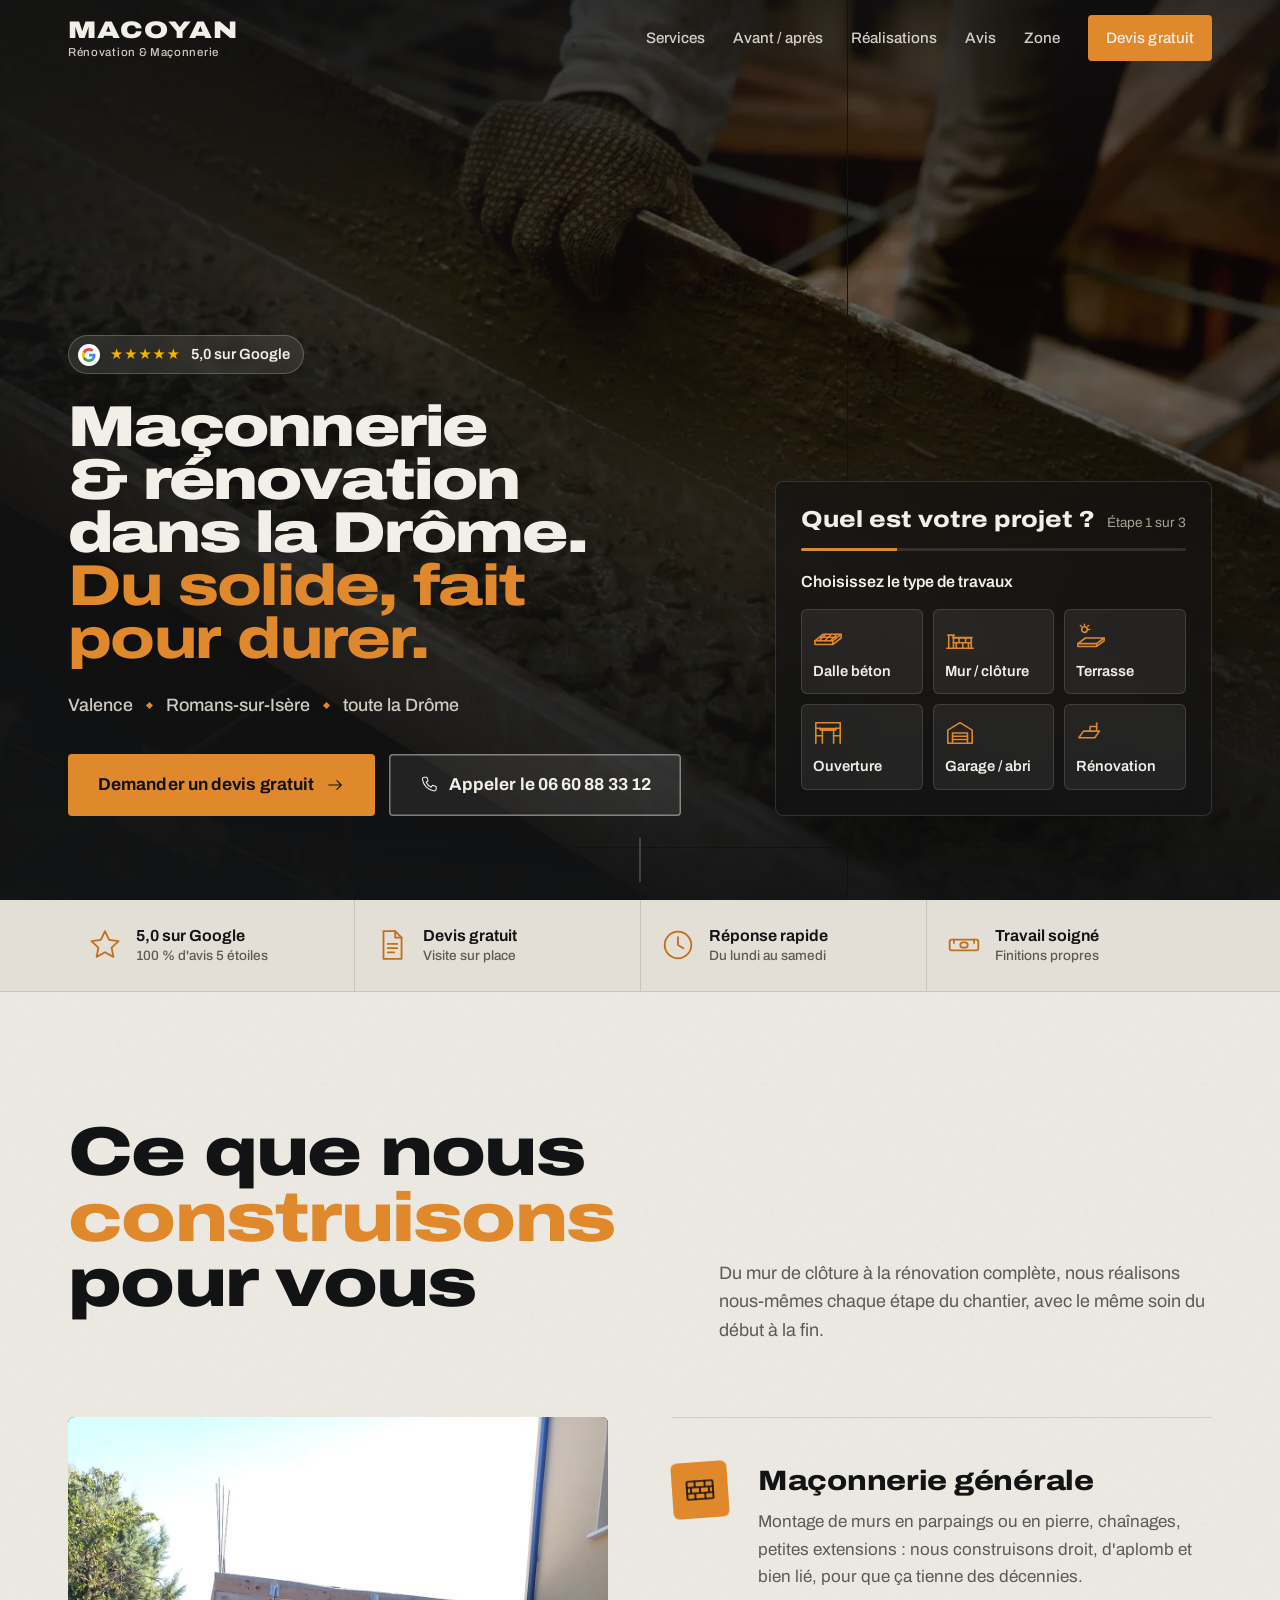
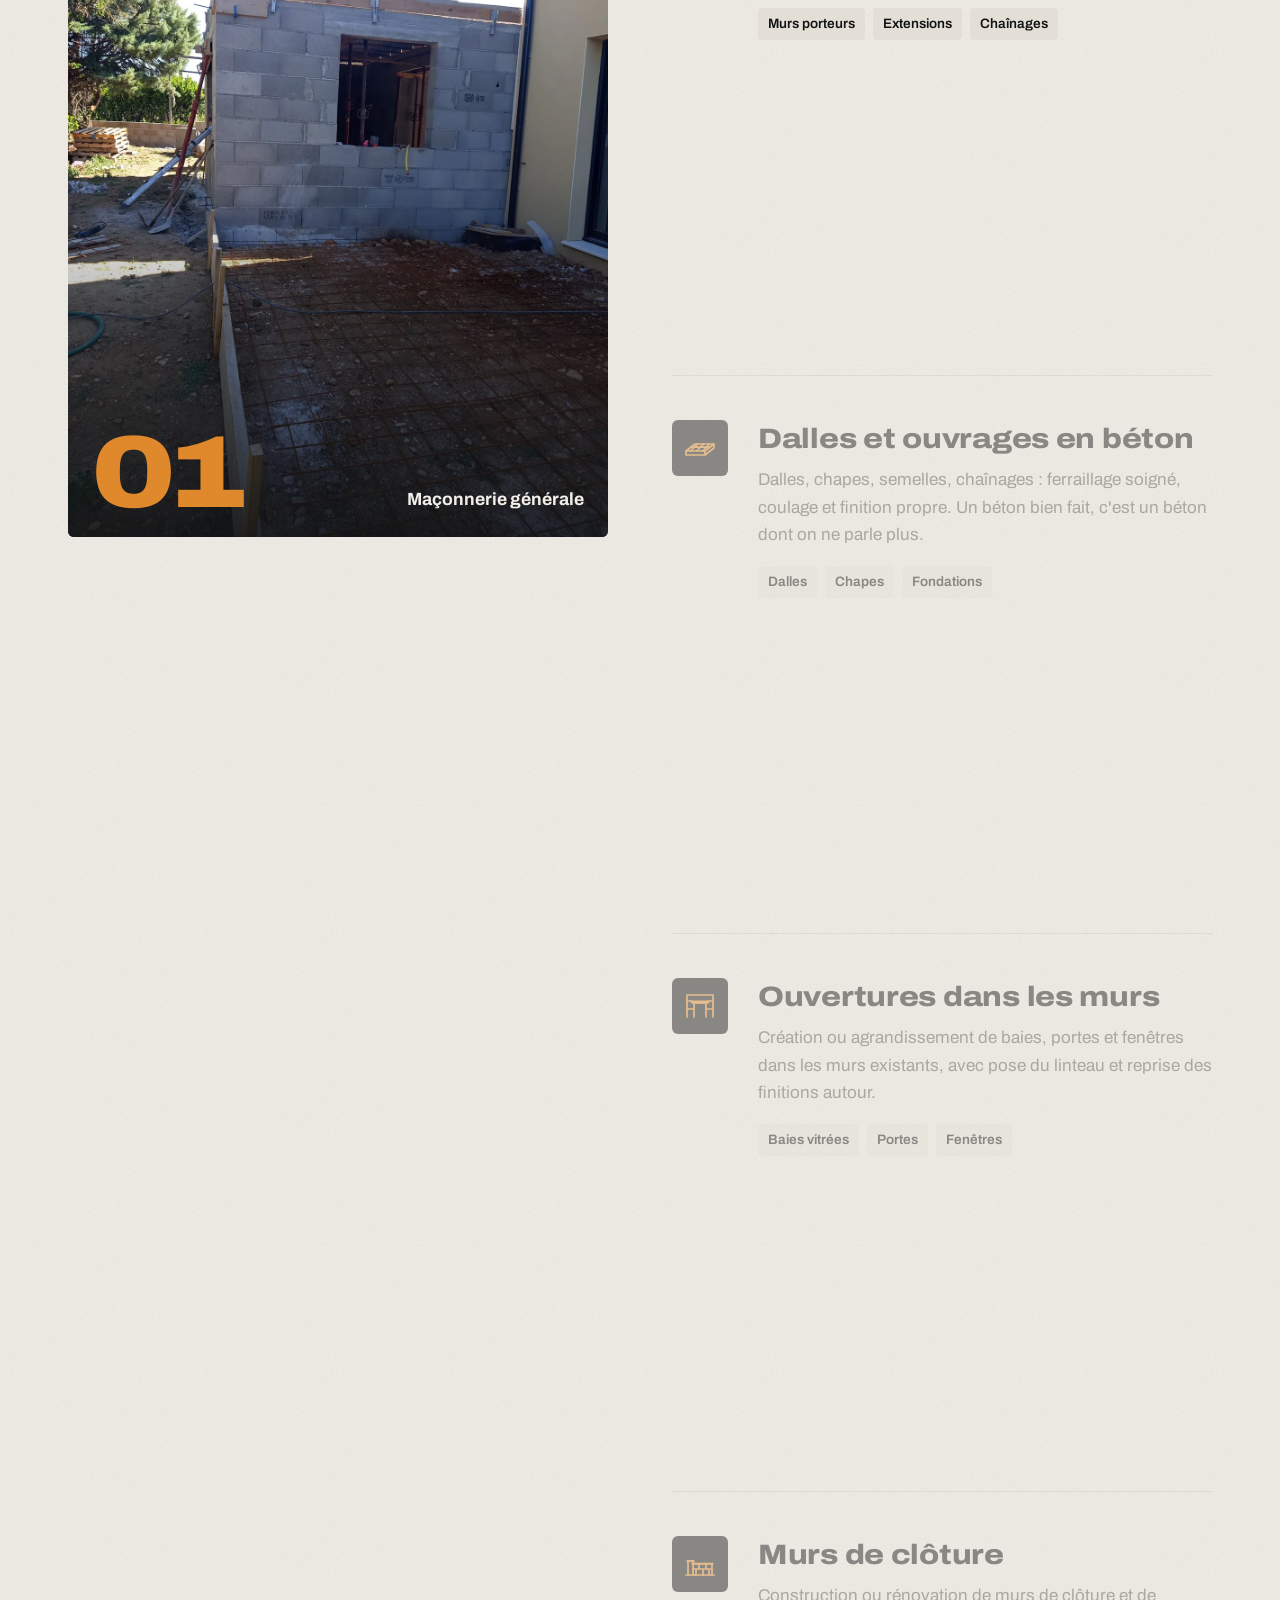
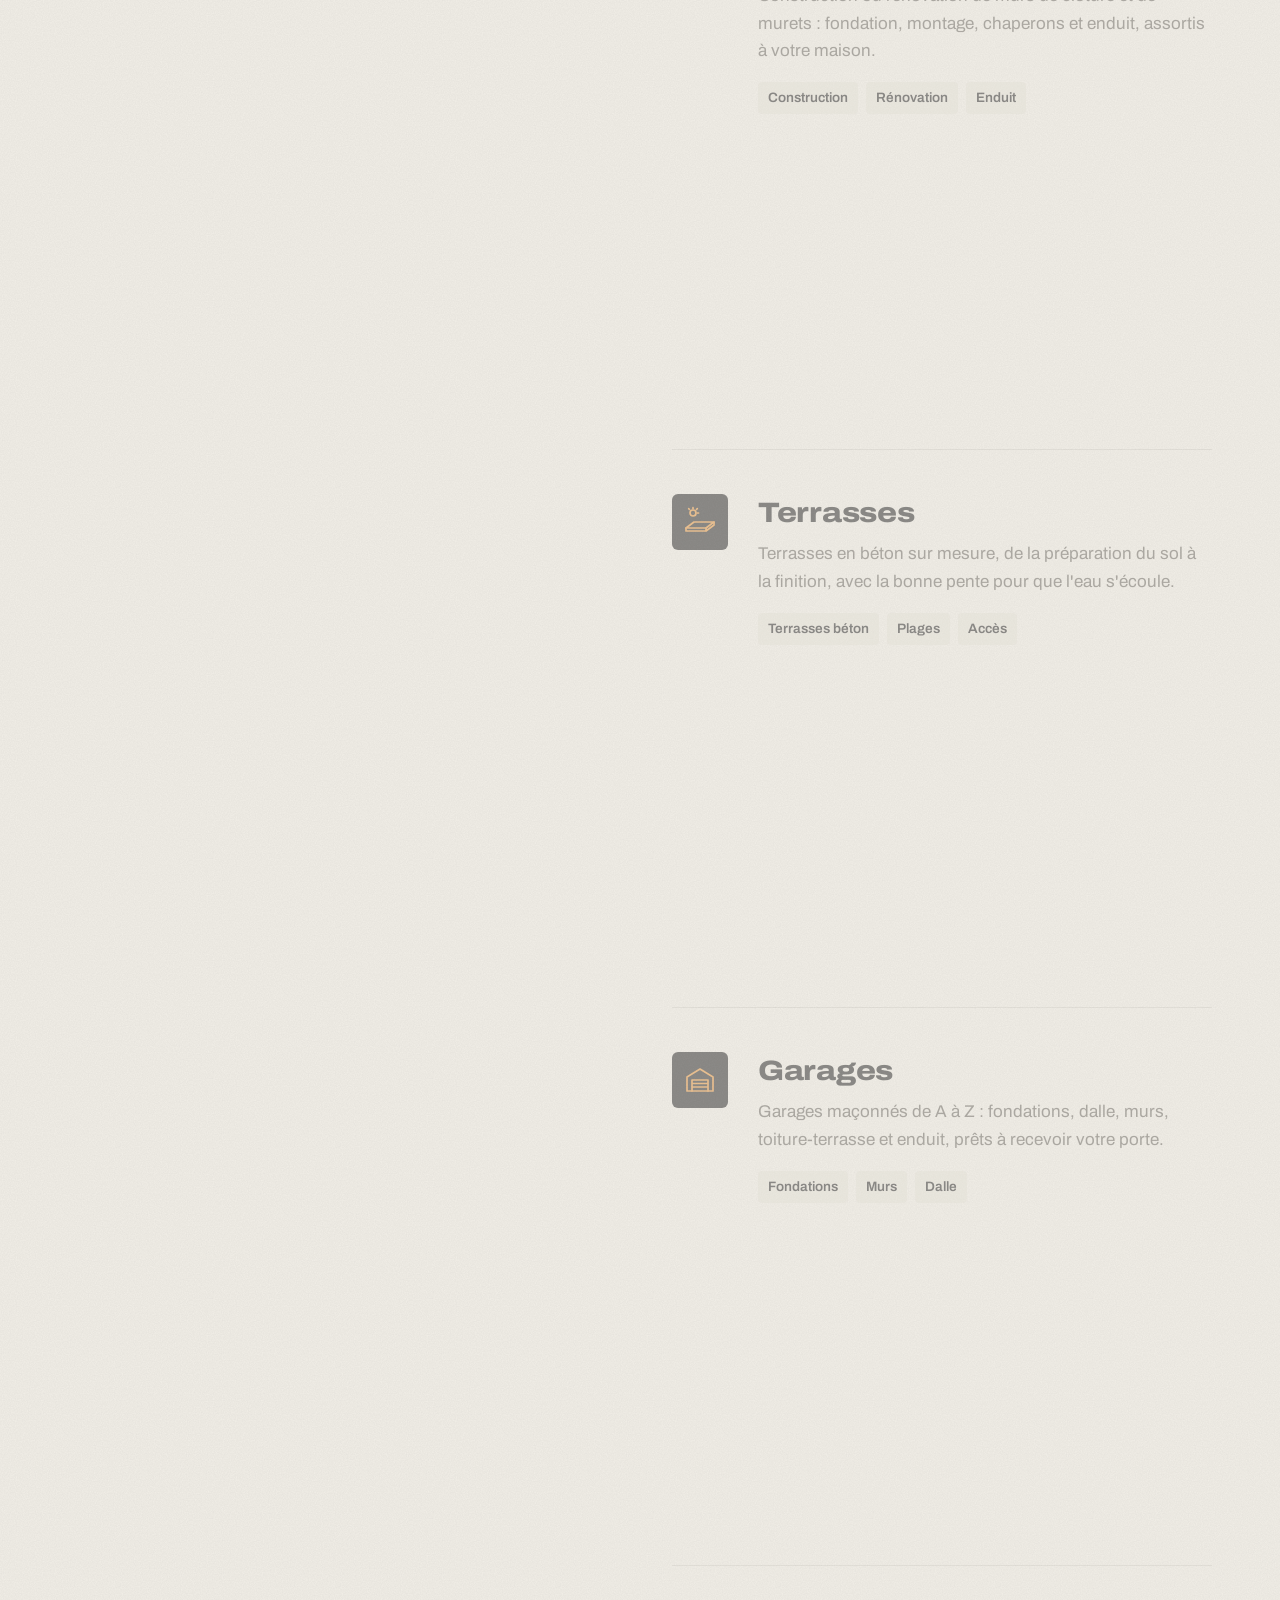
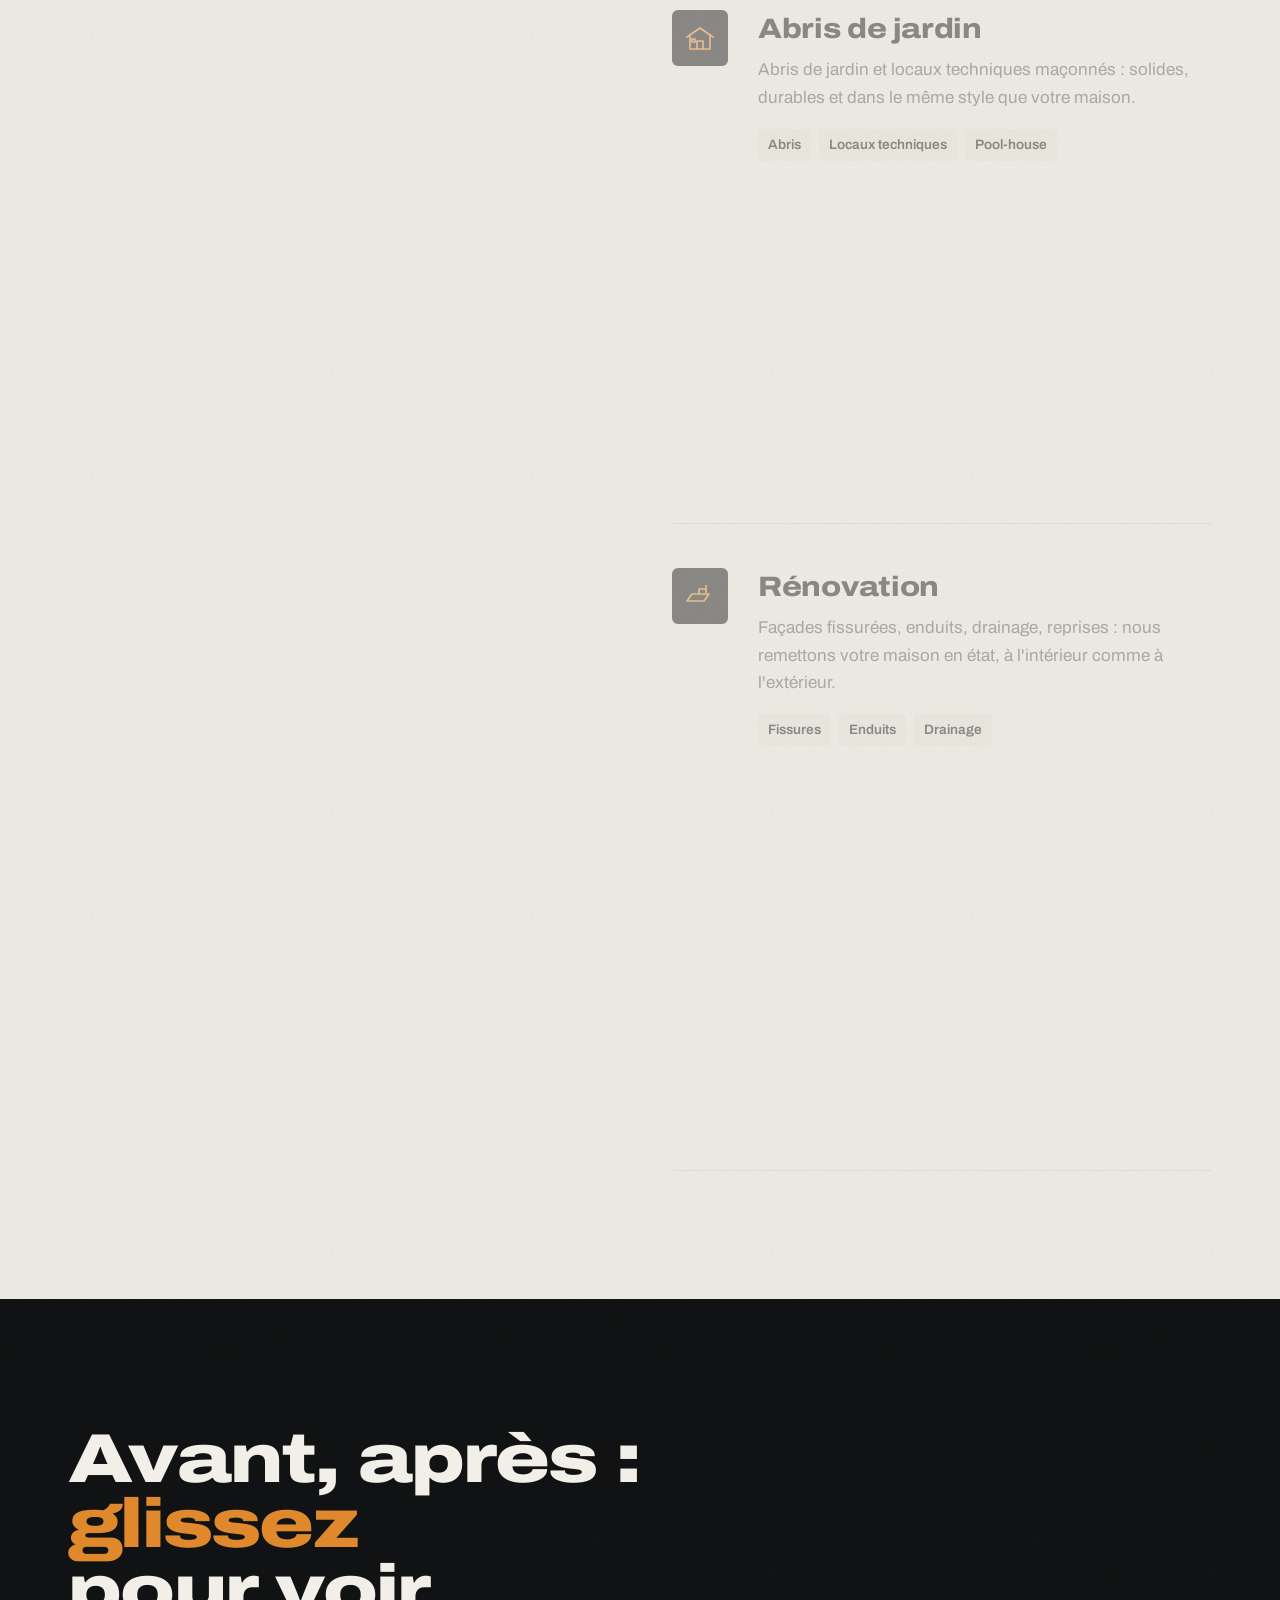
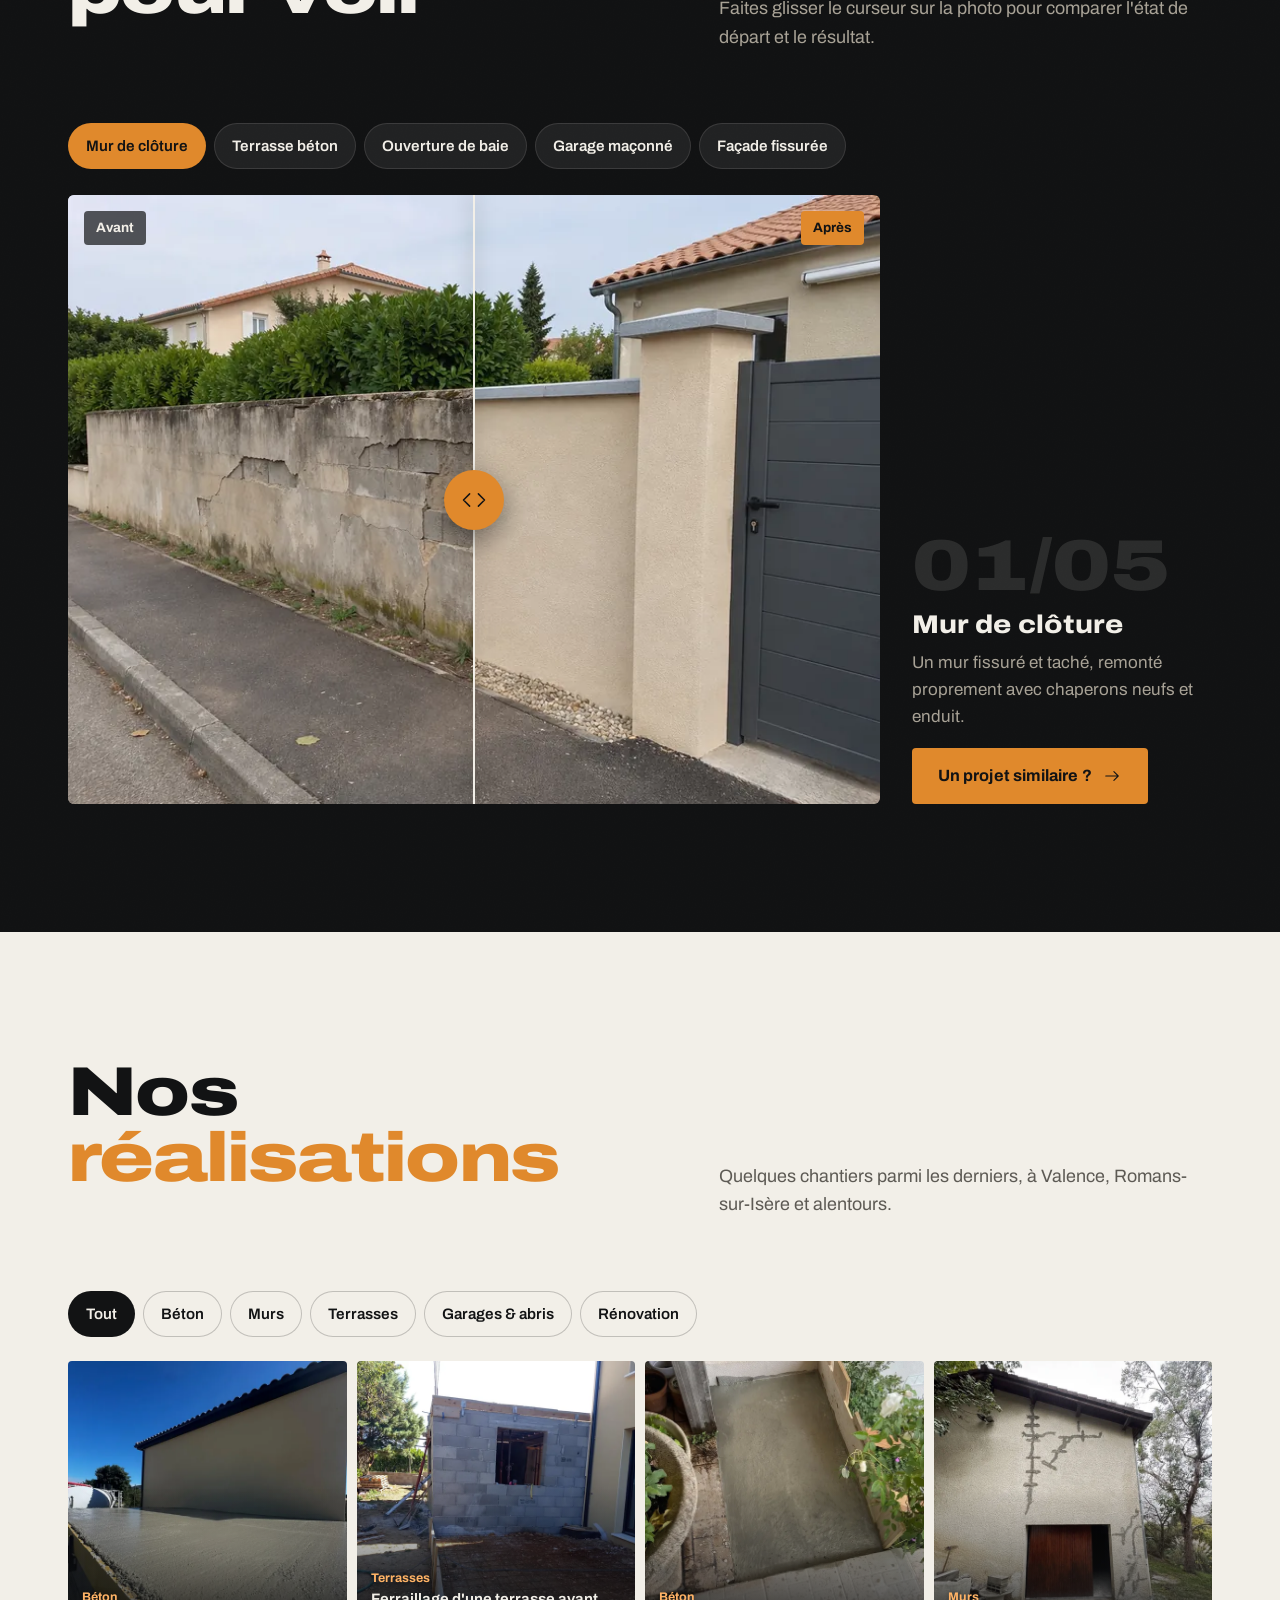
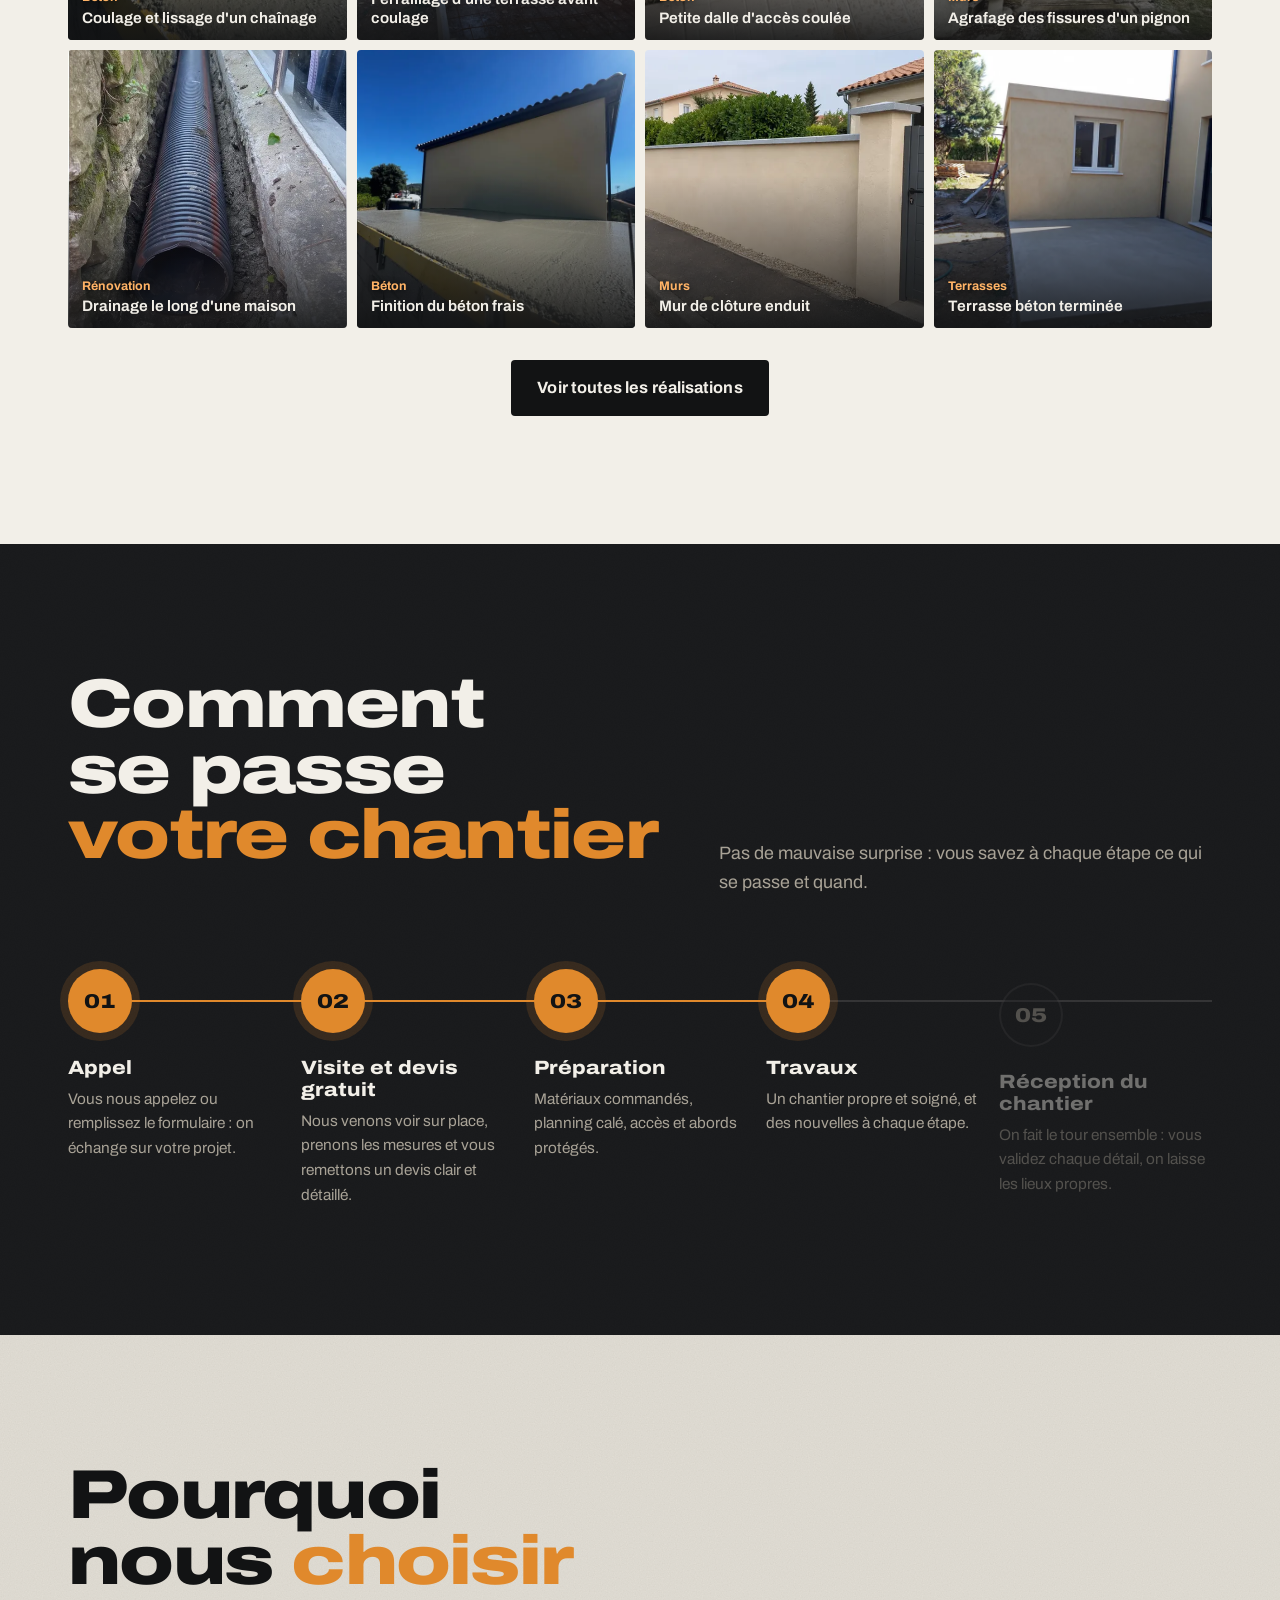
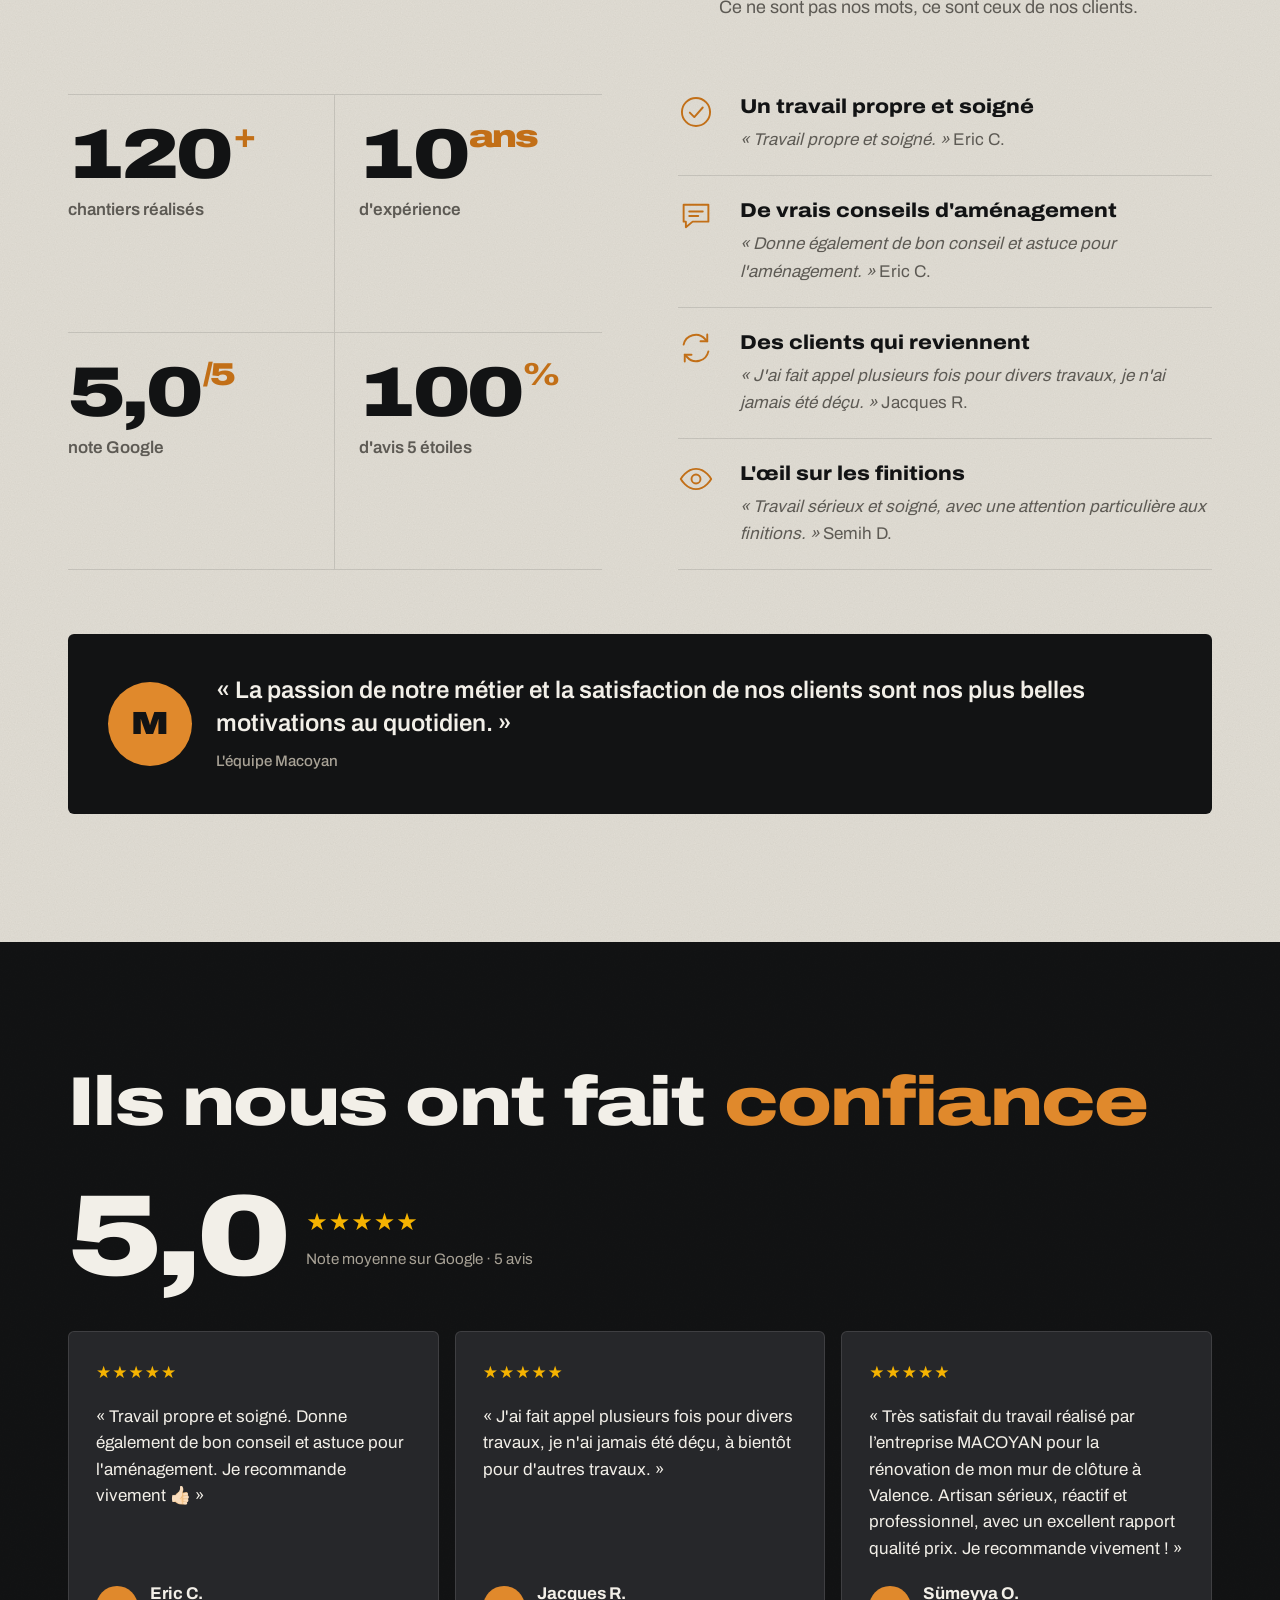
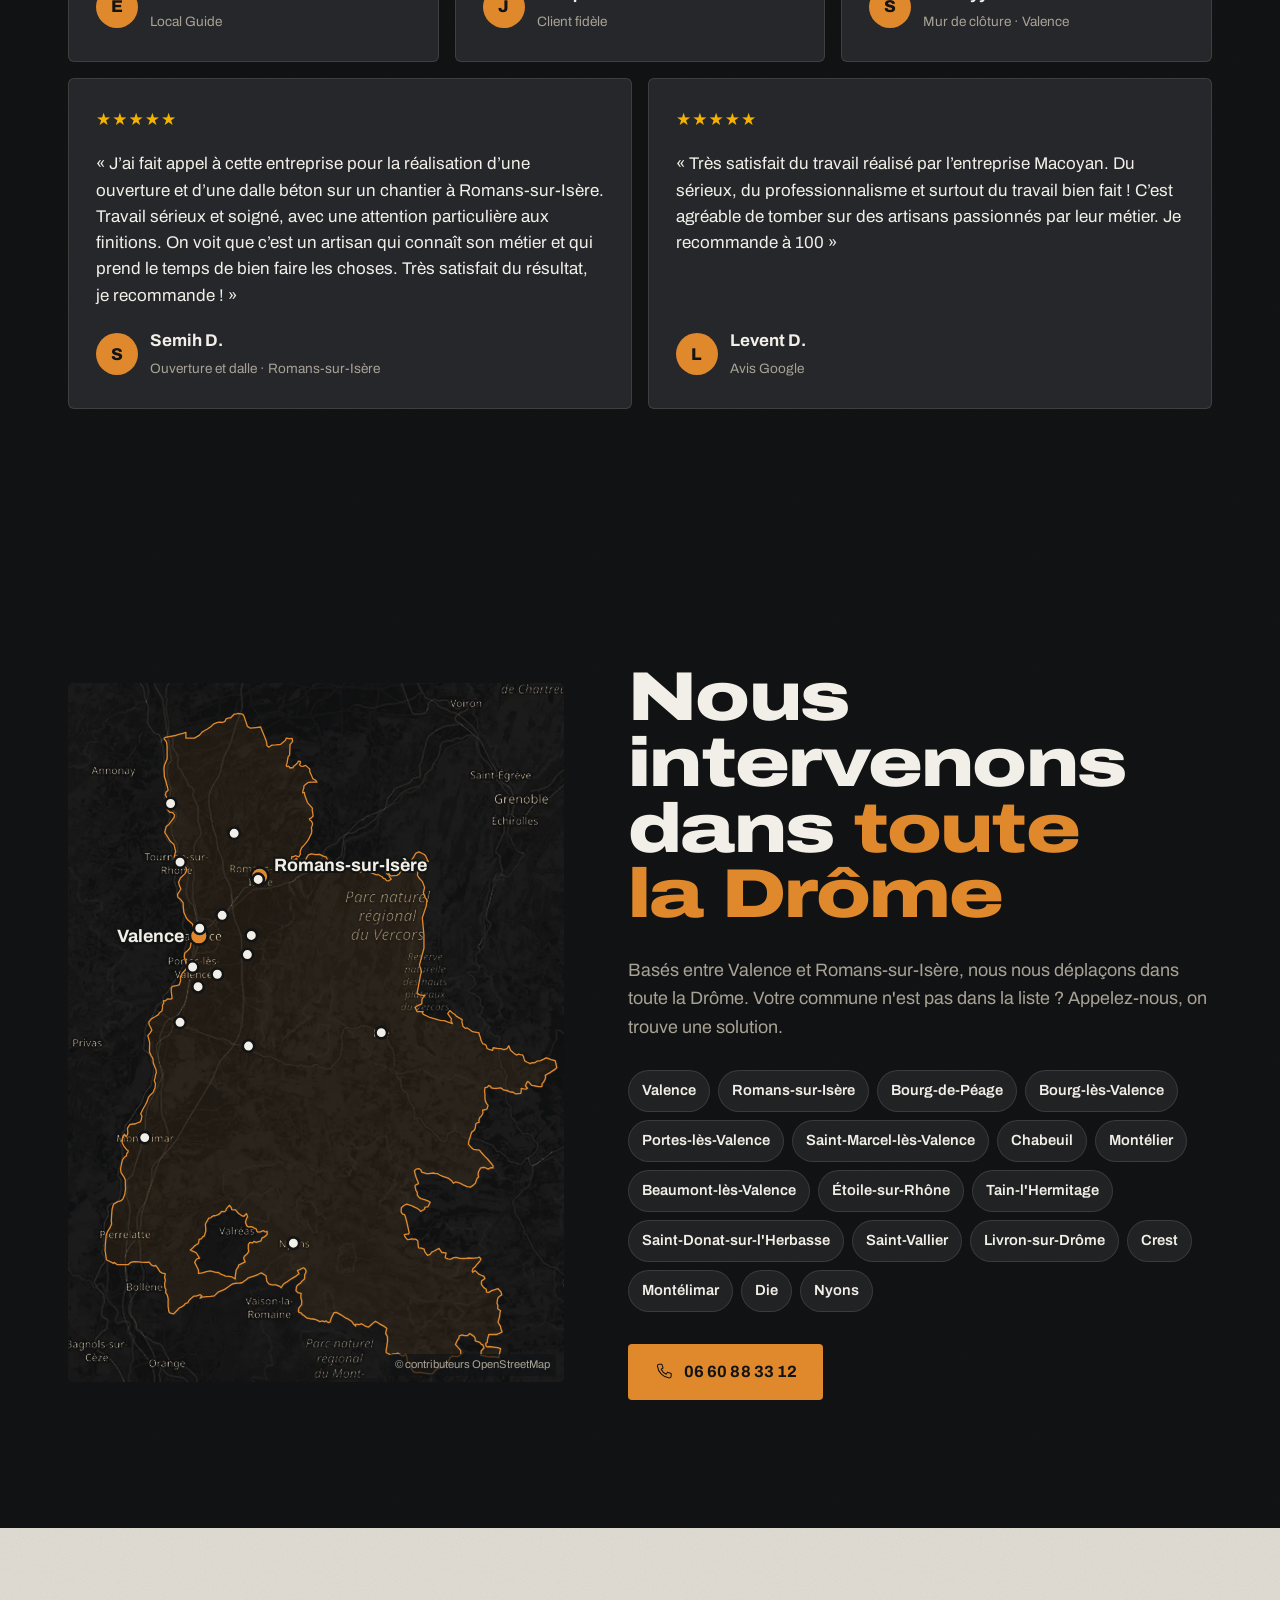
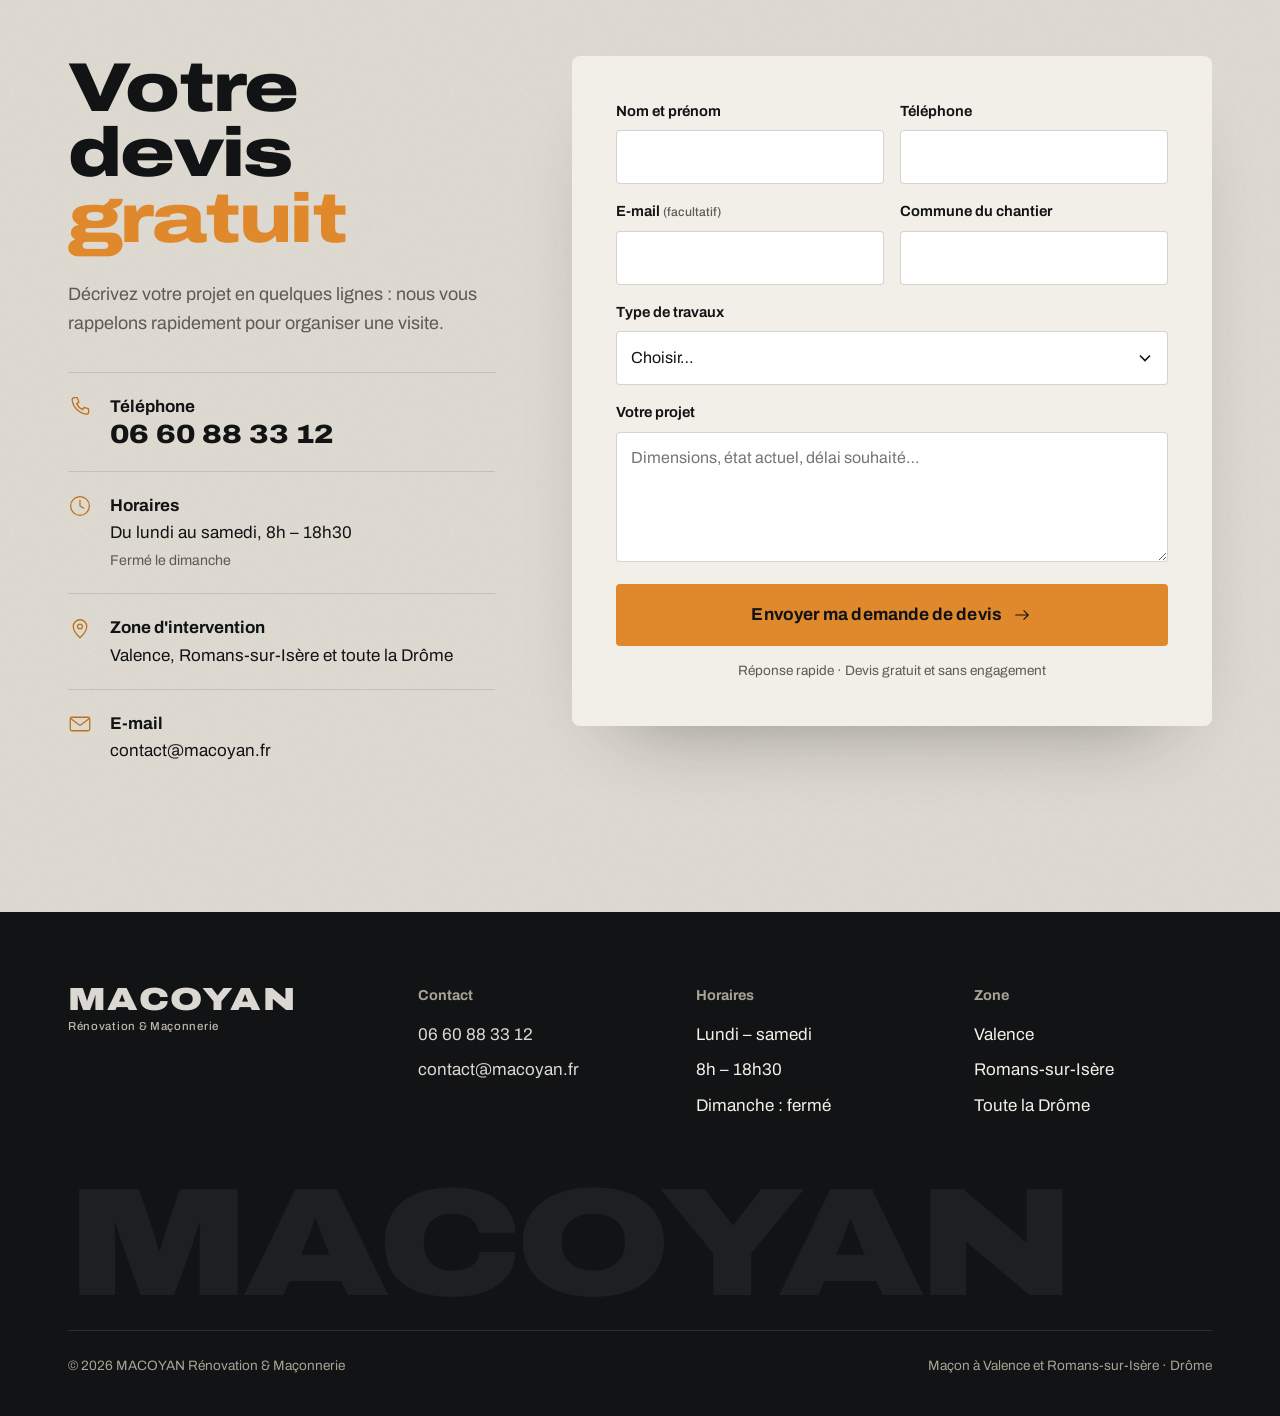
<file: index.html>
<!doctype html>
<html lang="fr">
<head>
<meta charset="utf-8">
<meta name="viewport" content="width=device-width, initial-scale=1, viewport-fit=cover">
<script>document.documentElement.style.setProperty("--vh",innerHeight/100+"px")</script>
<title>MACOYAN Rénovation &amp; Maçonnerie · Maçon à Valence et Romans-sur-Isère (Drôme)</title>
<meta name="description" content="Maçon à Valence, Romans-sur-Isère et dans toute la Drôme : dalles béton, murs de clôture, ouvertures, terrasses, garages, abris de jardin et rénovation. Noté 5,0 sur Google. Devis gratuit au 06 60 88 33 12.">
<meta name="robots" content="noindex, nofollow">
<meta name="theme-color" content="#121314">
<link rel="icon" href="favicon.svg" type="image/svg+xml">
<link rel="apple-touch-icon" href="apple-touch-icon.png">
<meta property="og:type" content="website">
<meta property="og:locale" content="fr_FR">
<meta property="og:title" content="MACOYAN Rénovation &amp; Maçonnerie · Maçon dans la Drôme">
<meta property="og:description" content="Maçonnerie, béton et rénovation à Valence, Romans-sur-Isère et dans toute la Drôme. 5,0 sur Google. Devis gratuit.">
<meta property="og:image" content="https://rovia-demos.github.io/macoyan-renovation/og-image.jpg">
<meta property="og:url" content="https://rovia-demos.github.io/macoyan-renovation/">
<meta name="twitter:card" content="summary_large_image">
<link rel="preload" href="fonts/archivo-wdth.woff2" as="font" type="font/woff2" crossorigin>
<link rel="preload" href="img/hero-poster-m.webp" as="image" media="(max-width: 760px)">
<link rel="preload" href="img/hero-poster-1920.webp" as="image" media="(min-width: 761px)" imagesrcset="img/hero-poster-960.webp 960w, img/hero-poster-1920.webp 1920w" imagesizes="100vw">
<link rel="stylesheet" href="css/style.css?v=11271106">
<script type="application/ld+json">{"@context": "https://schema.org", "@type": "HomeAndConstructionBusiness", "name": "MACOYAN Rénovation & Maçonnerie", "description": "Maçon à Valence et Romans-sur-Isère : maçonnerie générale, dalles béton, ouvertures, murs de clôture, terrasses, garages, abris de jardin et rénovation dans toute la Drôme.", "telephone": "+33660883312", "image": "https://rovia-demos.github.io/macoyan-renovation/og-image.jpg", "url": "https://rovia-demos.github.io/macoyan-renovation/", "areaServed": [{"@type": "City", "name": "Valence"}, {"@type": "City", "name": "Romans-sur-Isère"}, {"@type": "City", "name": "Bourg-de-Péage"}, {"@type": "City", "name": "Bourg-lès-Valence"}, {"@type": "City", "name": "Chabeuil"}, {"@type": "AdministrativeArea", "name": "Drôme"}], "openingHoursSpecification": [{"@type": "OpeningHoursSpecification", "dayOfWeek": ["Monday", "Tuesday", "Wednesday", "Thursday", "Friday", "Saturday"], "opens": "08:00", "closes": "18:30"}], "aggregateRating": {"@type": "AggregateRating", "ratingValue": "5", "reviewCount": "5", "bestRating": "5"}, "priceRange": "Devis gratuit"}</script>
</head>
<body>
<a class="skip" href="#contenu">Aller au contenu</a>
<header class="site-header" id="header">
 <div class="wrap">
  <a class="logo" href="#top" aria-label="MACOYAN, retour en haut"><b translate="no">MACOYAN</b><span>Rénovation &amp; Maçonnerie</span></a>
  <button class="burger" id="burger" aria-label="Ouvrir le menu" aria-expanded="false" aria-controls="nav"><span></span><span></span><span></span></button>
  <nav class="nav" id="nav" aria-label="Navigation principale">
   <a href="#services">Services</a>
   <a href="#avant-apres">Avant / après</a>
   <a href="#realisations">Réalisations</a>
   <a href="#avis">Avis</a>
   <a href="#zone">Zone</a>
   <a class="btn" href="#devis">Devis gratuit</a>
  </nav>
 </div>
</header>

<main id="contenu">
<section class="hero" id="top" aria-label="Présentation">
 <div class="hero-media">
  <picture><source media="(max-width: 760px)" srcset="img/hero-poster-m.webp"><img width="1920" height="1080" src="img/hero-poster-1920.webp" srcset="img/hero-poster-960.webp 960w, img/hero-poster-1920.webp 1920w" sizes="100vw" alt="" fetchpriority="high"></picture>
  <video id="heroVideo" muted loop playsinline preload="none" aria-hidden="true" data-src-sm="video/hero-mobile.mp4" data-src-lg="video/hero-1080.mp4"></video>
 </div>
 <div class="wrap">
  <div class="hero-top">
   <a class="badge-g fade-up" style="animation-delay:.05s" href="#avis"><span class="g"><svg viewBox="0 0 48 48" aria-hidden="true"><path fill="#EA4335" d="M24 9.5c3.5 0 6.6 1.2 9.1 3.6l6.8-6.8C35.8 2.4 30.3 0 24 0 14.6 0 6.6 5.4 2.6 13.3l7.9 6.1C12.4 13.6 17.7 9.5 24 9.5z"/><path fill="#4285F4" d="M46.1 24.5c0-1.6-.1-3.1-.4-4.5H24v9h12.4c-.5 2.9-2.2 5.4-4.6 7l7.4 5.8c4.3-4 6.9-9.9 6.9-17.3z"/><path fill="#FBBC05" d="M10.5 28.6a14.5 14.5 0 0 1 0-9.2l-7.9-6.1a24 24 0 0 0 0 21.4z"/><path fill="#34A853" d="M24 48c6.5 0 11.9-2.1 15.9-5.8l-7.4-5.8c-2.1 1.4-4.8 2.3-8.5 2.3-6.3 0-11.6-4.2-13.5-9.9l-7.9 6.1C6.6 42.6 14.6 48 24 48z"/></svg></span><span class="stars" aria-hidden="true">★★★★★</span><span>5,0 sur Google</span></a>
   <h1><span class="word"><span style="animation-delay:0.10s">Maçonnerie</span></span> <span class="word"><span style="animation-delay:0.15s">&amp;</span></span> <span class="word"><span style="animation-delay:0.19s">rénovation</span></span> <span class="word"><span style="animation-delay:0.24s">dans</span></span> <span class="word"><span style="animation-delay:0.28s">la</span></span> <span class="word"><span style="animation-delay:0.32s">Drôme.</span></span> <span class="l2"><span class="word"><span style="animation-delay:0.37s">Du</span></span> <span class="word"><span style="animation-delay:0.42s">solide,</span></span> <span class="word"><span style="animation-delay:0.46s">fait</span></span> <span class="word"><span style="animation-delay:0.51s">pour</span></span> <span class="word"><span style="animation-delay:0.55s">durer.</span></span></span></h1>
   <p class="hero-sub fade-up" style="animation-delay:.55s"><span>Valence</span><span>Romans-sur-Isère</span><span>toute la Drôme</span></p>
   <div class="hero-ctas fade-up" id="heroCtas" style="animation-delay:.65s">
    <a class="btn" href="#devis">Demander un devis gratuit <svg viewBox="0 0 32 32" fill="none" stroke="currentColor" stroke-width="1.7" stroke-linecap="round" stroke-linejoin="round" aria-hidden="true"><path d="M6 16h20M19 9l7 7-7 7"/></svg></a>
    <a class="btn btn-ghost" href="tel:+33660883312"><svg viewBox="0 0 32 32" fill="none" stroke="currentColor" stroke-width="1.7" stroke-linecap="round" stroke-linejoin="round" aria-hidden="true"><path d="M8.5 3.5h4l2 6-3 2a16 16 0 0 0 8 8l2-3 6 2v4a3 3 0 0 1-3 3A22 22 0 0 1 5.5 6.5a3 3 0 0 1 3-3z"/></svg> Appeler le 06 60 88 33 12</a>
   </div>
  </div>
  <div class="sim fade-up" id="sim" style="animation-delay:.8s">
   <div class="sim-top"><h2>Quel est votre projet ?</h2><span class="sim-step" id="simStep">Étape 1 sur 3</span></div>
   <div class="sim-bar" aria-hidden="true"><i id="simBar"></i></div>
   <div class="sim-panel on" data-step="1">
    <p class="sim-q">Choisissez le type de travaux</p>
    <div class="sim-grid">
<button type="button" class="chip" data-type="dalle" aria-pressed="false"><svg viewBox="0 0 32 32" fill="none" stroke="currentColor" stroke-width="1.7" stroke-linecap="round" stroke-linejoin="round" aria-hidden="true"><path d="M2 19 11 12h19l-9 7z"/><path d="M2 19v4h19v-4M21 23l9-7v-4"/><path d="M7 15.2h18M13.5 12l-6.8 7M19.5 12l-6.8 7M25.5 12l-6.8 7"/></svg><span>Dalle béton</span></button>
<button type="button" class="chip" data-type="mur" aria-pressed="false"><svg viewBox="0 0 32 32" fill="none" stroke="currentColor" stroke-width="1.7" stroke-linecap="round" stroke-linejoin="round" aria-hidden="true"><path d="M2 27h28"/><path d="M4 27V13h5v14M9 16h19v11"/><path d="M3 13h7M8 15.5h21"/><path d="M9 21h19M15 16v5M22 16v5M12 21v6M19 21v6M25 21v6"/></svg><span>Mur / clôture</span></button>
<button type="button" class="chip" data-type="terrasse" aria-pressed="false"><svg viewBox="0 0 32 32" fill="none" stroke="currentColor" stroke-width="1.7" stroke-linecap="round" stroke-linejoin="round" aria-hidden="true"><path d="M2 22 10 16h20l-8 6z"/><path d="M2 22v3h20v-3M22 25l8-6v-3"/><circle cx="9" cy="7" r="3"/><path d="M9 1.5v1.2M14.5 7h-1.2M4.7 2.7l.8.8M13.3 2.7l-.8.8"/></svg><span>Terrasse</span></button>
<button type="button" class="chip" data-type="ouverture" aria-pressed="false"><svg viewBox="0 0 32 32" fill="none" stroke="currentColor" stroke-width="1.7" stroke-linecap="round" stroke-linejoin="round" aria-hidden="true"><path d="M3 27V5h26v22"/><path d="M10 27V13h12v14"/><path d="M8 12h16" stroke-width="3"/><path d="M3 11h5M24 11h5M3 19h7M22 19h7"/></svg><span>Ouverture</span></button>
<button type="button" class="chip" data-type="garage" aria-pressed="false"><svg viewBox="0 0 32 32" fill="none" stroke="currentColor" stroke-width="1.7" stroke-linecap="round" stroke-linejoin="round" aria-hidden="true"><path d="M3 13 16 5l13 8v14H3z"/><path d="M8 27V16h16v11M8 19.5h16M8 23h16"/></svg><span>Garage / abri</span></button>
<button type="button" class="chip" data-type="renovation" aria-pressed="false"><svg viewBox="0 0 32 32" fill="none" stroke="currentColor" stroke-width="1.7" stroke-linecap="round" stroke-linejoin="round" aria-hidden="true"><path d="M3 21h17l5-7H8z"/><path d="M15 14V9h7"/><path d="M22 5.5v7"/></svg><span>Rénovation</span></button>
</div>
   </div>
   <div class="sim-panel" data-step="2">
    <p class="sim-q" id="simQ2">Quelle surface environ ?</p>
    <div class="sim-grid two" id="simOpts2"></div>
    <button type="button" class="sim-back" data-back>Retour</button>
   </div>
   <div class="sim-panel" data-step="3">
    <p class="sim-q">Pour quand ?</p>
    <div class="sim-grid two" id="simOpts3"></div>
    <button type="button" class="sim-back" data-back>Retour</button>
   </div>
   <div class="sim-panel sim-done" data-step="4">
    <p>Parfait. Votre demande est prête, il ne reste que vos coordonnées.</p>
    <div class="recap" id="simRecap"></div>
    <a class="btn" href="#devis" id="simGo">Recevoir mon devis gratuit <svg viewBox="0 0 32 32" fill="none" stroke="currentColor" stroke-width="1.7" stroke-linecap="round" stroke-linejoin="round" aria-hidden="true"><path d="M6 16h20M19 9l7 7-7 7"/></svg></a>
    <button type="button" class="sim-back" data-restart>Recommencer</button>
   </div>
  </div>
 </div>
 <div class="scroll-cue" aria-hidden="true"></div>
</section>

<section class="trust" aria-label="Nos engagements">
 <div class="wrap">
  <ul>
   <li><svg viewBox="0 0 32 32" fill="none" stroke="currentColor" stroke-width="1.7" stroke-linecap="round" stroke-linejoin="round" aria-hidden="true"><path d="m16 3 3.9 8.2 8.9 1.1-6.6 6.1 1.7 8.8L16 22.8l-7.9 4.4 1.7-8.8-6.6-6.1 8.9-1.1z"/></svg><span>5,0 sur Google<small>100 % d'avis 5 étoiles</small></span></li>
   <li><svg viewBox="0 0 32 32" fill="none" stroke="currentColor" stroke-width="1.7" stroke-linecap="round" stroke-linejoin="round" aria-hidden="true"><path d="M8 3h11l6 6v20H8z"/><path d="M19 3v6h6M12 15h9M12 19h9M12 23h6"/></svg><span>Devis gratuit<small>Visite sur place</small></span></li>
   <li><svg viewBox="0 0 32 32" fill="none" stroke="currentColor" stroke-width="1.7" stroke-linecap="round" stroke-linejoin="round" aria-hidden="true"><circle cx="16" cy="16" r="12.5"/><path d="M16 8.5V16l5 3"/></svg><span>Réponse rapide<small>Du lundi au samedi</small></span></li>
   <li><svg viewBox="0 0 32 32" fill="none" stroke="currentColor" stroke-width="1.7" stroke-linecap="round" stroke-linejoin="round" aria-hidden="true"><rect x="2.5" y="11" width="27" height="10" rx="2"/><rect x="12.5" y="13.5" width="7" height="5" rx="2.5"/><path d="M6.5 11v3M25.5 11v3"/></svg><span>Travail soigné<small>Finitions propres</small></span></li>
  </ul>
 </div>
</section>

<section class="sec services grain" id="services" aria-labelledby="t-services">
 <div class="wrap">
  <div class="sec-head">
   <h2 class="h2 rv-in" id="t-services">Ce que nous <em>construisons</em> pour vous</h2>
   <p class="lead rv-in d1">Du mur de clôture à la rénovation complète, nous réalisons nous-mêmes chaque étape du chantier, avec le même soin du début à la fin.</p>
  </div>
  <div class="svc-layout">
   <div class="svc-board" id="svcBoard" aria-hidden="true">
<figure class="on"><img width="600" height="800" src="img/terrasse-ferraillage-600.webp" srcset="img/terrasse-ferraillage-600.webp 600w, img/terrasse-ferraillage-1200.webp 1200w" sizes="(min-width:981px) 50vw, 1px" alt=""></figure>
<figure class=""><img width="600" height="800" src="img/chainage-beton-600.webp" srcset="img/chainage-beton-600.webp 600w, img/chainage-beton-1200.webp 1200w" sizes="(min-width:981px) 50vw, 1px" alt="" loading=lazy decoding=async></figure>
<figure class=""><img width="600" height="452" src="img/ouverture-baie-600.webp" srcset="img/ouverture-baie-600.webp 600w, img/ouverture-baie-1200.webp 1200w" sizes="(min-width:981px) 50vw, 1px" alt="" loading=lazy decoding=async></figure>
<figure class=""><img width="600" height="452" src="img/cloture-neuve-600.webp" srcset="img/cloture-neuve-600.webp 600w, img/cloture-neuve-1200.webp 1200w" sizes="(min-width:981px) 50vw, 1px" alt="" loading=lazy decoding=async></figure>
<figure class=""><img width="600" height="802" src="img/terrasse-finie-600.webp" srcset="img/terrasse-finie-600.webp 600w, img/terrasse-finie-1200.webp 1200w" sizes="(min-width:981px) 50vw, 1px" alt="" loading=lazy decoding=async></figure>
<figure class=""><img width="600" height="452" src="img/garage-neuf-600.webp" srcset="img/garage-neuf-600.webp 600w, img/garage-neuf-1200.webp 1200w" sizes="(min-width:981px) 50vw, 1px" alt="" loading=lazy decoding=async></figure>
<figure class=""><img width="600" height="452" src="img/abri-jardin-600.webp" srcset="img/abri-jardin-600.webp 600w, img/abri-jardin-1200.webp 1200w" sizes="(min-width:981px) 50vw, 1px" alt="" loading=lazy decoding=async></figure>
<figure class=""><img width="600" height="802" src="img/facade-renovee-600.webp" srcset="img/facade-renovee-600.webp 600w, img/facade-renovee-1200.webp 1200w" sizes="(min-width:981px) 50vw, 1px" alt="" loading=lazy decoding=async></figure>
<div class="svc-sign"><b id="svcNum">01</b><span id="svcName">Maçonnerie générale</span></div>
   </div>
   <ol class="svc-list">
<li class="svc on" data-i="0">
     <div class="svc-ico"><svg viewBox="0 0 32 32" fill="none" stroke="currentColor" stroke-width="1.7" stroke-linecap="round" stroke-linejoin="round" aria-hidden="true"><rect x="3" y="7" width="26" height="18" rx="1"/><path d="M3 13h26M3 19h26M11 7v6M21 7v6M7 13v6M16 13v6M25 13v6M11 19v6M21 19v6"/></svg></div>
     <h3>Maçonnerie générale</h3>
     <p>Montage de murs en parpaings ou en pierre, chaînages, petites extensions : nous construisons droit, d'aplomb et bien lié, pour que ça tienne des décennies.</p>
     <ul aria-label="Exemples"><li>Murs porteurs</li><li>Extensions</li><li>Chaînages</li></ul>
     <figure class="svc-photo"><img width="600" height="800" src="img/terrasse-ferraillage-600.webp" srcset="img/terrasse-ferraillage-600.webp 600w, img/terrasse-ferraillage-1200.webp 1200w" sizes="(max-width:980px) 92vw, 1px" alt="Extension en parpaings en cours de construction à côté d&#x27;une maison" loading=lazy decoding=async></figure>
    </li>
<li class="svc" data-i="1">
     <div class="svc-ico"><svg viewBox="0 0 32 32" fill="none" stroke="currentColor" stroke-width="1.7" stroke-linecap="round" stroke-linejoin="round" aria-hidden="true"><path d="M2 19 11 12h19l-9 7z"/><path d="M2 19v4h19v-4M21 23l9-7v-4"/><path d="M7 15.2h18M13.5 12l-6.8 7M19.5 12l-6.8 7M25.5 12l-6.8 7"/></svg></div>
     <h3>Dalles et ouvrages en béton</h3>
     <p>Dalles, chapes, semelles, chaînages : ferraillage soigné, coulage et finition propre. Un béton bien fait, c'est un béton dont on ne parle plus.</p>
     <ul aria-label="Exemples"><li>Dalles</li><li>Chapes</li><li>Fondations</li></ul>
     <figure class="svc-photo"><img width="600" height="800" src="img/chainage-beton-600.webp" srcset="img/chainage-beton-600.webp 600w, img/chainage-beton-1200.webp 1200w" sizes="(max-width:980px) 92vw, 1px" alt="Béton frais coulé et lissé sur le haut d&#x27;un mur" loading=lazy decoding=async></figure>
    </li>
<li class="svc" data-i="2">
     <div class="svc-ico"><svg viewBox="0 0 32 32" fill="none" stroke="currentColor" stroke-width="1.7" stroke-linecap="round" stroke-linejoin="round" aria-hidden="true"><path d="M3 27V5h26v22"/><path d="M10 27V13h12v14"/><path d="M8 12h16" stroke-width="3"/><path d="M3 11h5M24 11h5M3 19h7M22 19h7"/></svg></div>
     <h3>Ouvertures dans les murs</h3>
     <p>Création ou agrandissement de baies, portes et fenêtres dans les murs existants, avec pose du linteau et reprise des finitions autour.</p>
     <ul aria-label="Exemples"><li>Baies vitrées</li><li>Portes</li><li>Fenêtres</li></ul>
     <figure class="svc-photo"><img width="600" height="452" src="img/ouverture-baie-600.webp" srcset="img/ouverture-baie-600.webp 600w, img/ouverture-baie-1200.webp 1200w" sizes="(max-width:980px) 92vw, 1px" alt="Grande baie vitrée posée dans une nouvelle ouverture de façade" loading=lazy decoding=async></figure>
    </li>
<li class="svc" data-i="3">
     <div class="svc-ico"><svg viewBox="0 0 32 32" fill="none" stroke="currentColor" stroke-width="1.7" stroke-linecap="round" stroke-linejoin="round" aria-hidden="true"><path d="M2 27h28"/><path d="M4 27V13h5v14M9 16h19v11"/><path d="M3 13h7M8 15.5h21"/><path d="M9 21h19M15 16v5M22 16v5M12 21v6M19 21v6M25 21v6"/></svg></div>
     <h3>Murs de clôture</h3>
     <p>Construction ou rénovation de murs de clôture et de murets : fondation, montage, chaperons et enduit, assortis à votre maison.</p>
     <ul aria-label="Exemples"><li>Construction</li><li>Rénovation</li><li>Enduit</li></ul>
     <figure class="svc-photo"><img width="600" height="452" src="img/cloture-neuve-600.webp" srcset="img/cloture-neuve-600.webp 600w, img/cloture-neuve-1200.webp 1200w" sizes="(max-width:980px) 92vw, 1px" alt="Mur de clôture enduit avec portail le long d&#x27;un trottoir" loading=lazy decoding=async></figure>
    </li>
<li class="svc" data-i="4">
     <div class="svc-ico"><svg viewBox="0 0 32 32" fill="none" stroke="currentColor" stroke-width="1.7" stroke-linecap="round" stroke-linejoin="round" aria-hidden="true"><path d="M2 22 10 16h20l-8 6z"/><path d="M2 22v3h20v-3M22 25l8-6v-3"/><circle cx="9" cy="7" r="3"/><path d="M9 1.5v1.2M14.5 7h-1.2M4.7 2.7l.8.8M13.3 2.7l-.8.8"/></svg></div>
     <h3>Terrasses</h3>
     <p>Terrasses en béton sur mesure, de la préparation du sol à la finition, avec la bonne pente pour que l'eau s'écoule.</p>
     <ul aria-label="Exemples"><li>Terrasses béton</li><li>Plages</li><li>Accès</li></ul>
     <figure class="svc-photo"><img width="600" height="802" src="img/terrasse-finie-600.webp" srcset="img/terrasse-finie-600.webp 600w, img/terrasse-finie-1200.webp 1200w" sizes="(max-width:980px) 92vw, 1px" alt="Terrasse en béton terminée devant une extension enduite" loading=lazy decoding=async></figure>
    </li>
<li class="svc" data-i="5">
     <div class="svc-ico"><svg viewBox="0 0 32 32" fill="none" stroke="currentColor" stroke-width="1.7" stroke-linecap="round" stroke-linejoin="round" aria-hidden="true"><path d="M3 13 16 5l13 8v14H3z"/><path d="M8 27V16h16v11M8 19.5h16M8 23h16"/></svg></div>
     <h3>Garages</h3>
     <p>Garages maçonnés de A à Z : fondations, dalle, murs, toiture-terrasse et enduit, prêts à recevoir votre porte.</p>
     <ul aria-label="Exemples"><li>Fondations</li><li>Murs</li><li>Dalle</li></ul>
     <figure class="svc-photo"><img width="600" height="452" src="img/garage-neuf-600.webp" srcset="img/garage-neuf-600.webp 600w, img/garage-neuf-1200.webp 1200w" sizes="(max-width:980px) 92vw, 1px" alt="Garage maçonné neuf à côté d&#x27;une maison" loading=lazy decoding=async></figure>
    </li>
<li class="svc" data-i="6">
     <div class="svc-ico"><svg viewBox="0 0 32 32" fill="none" stroke="currentColor" stroke-width="1.7" stroke-linecap="round" stroke-linejoin="round" aria-hidden="true"><path d="M3 15 16 6l13 9"/><path d="M6 13v14h20V13"/><path d="M13 27v-8h6v8M8 17h3v3H8z"/></svg></div>
     <h3>Abris de jardin</h3>
     <p>Abris de jardin et locaux techniques maçonnés : solides, durables et dans le même style que votre maison.</p>
     <ul aria-label="Exemples"><li>Abris</li><li>Locaux techniques</li><li>Pool-house</li></ul>
     <figure class="svc-photo"><img width="600" height="452" src="img/abri-jardin-600.webp" srcset="img/abri-jardin-600.webp 600w, img/abri-jardin-1200.webp 1200w" sizes="(max-width:980px) 92vw, 1px" alt="Abri de jardin maçonné avec toit en tuiles au fond d&#x27;un jardin" loading=lazy decoding=async></figure>
    </li>
<li class="svc" data-i="7">
     <div class="svc-ico"><svg viewBox="0 0 32 32" fill="none" stroke="currentColor" stroke-width="1.7" stroke-linecap="round" stroke-linejoin="round" aria-hidden="true"><path d="M3 21h17l5-7H8z"/><path d="M15 14V9h7"/><path d="M22 5.5v7"/></svg></div>
     <h3>Rénovation</h3>
     <p>Façades fissurées, enduits, drainage, reprises : nous remettons votre maison en état, à l'intérieur comme à l'extérieur.</p>
     <ul aria-label="Exemples"><li>Fissures</li><li>Enduits</li><li>Drainage</li></ul>
     <figure class="svc-photo"><img width="600" height="802" src="img/facade-renovee-600.webp" srcset="img/facade-renovee-600.webp 600w, img/facade-renovee-1200.webp 1200w" sizes="(max-width:980px) 92vw, 1px" alt="Pignon de maison rénové avec un enduit neuf" loading=lazy decoding=async></figure>
    </li>
</ol>
  </div>
 </div>
</section>

<section class="sec ba dark grain" id="avant-apres" aria-labelledby="t-ba">
 <div class="wrap">
  <div class="sec-head">
   <h2 class="h2 rv-in" id="t-ba">Avant, après : <em>glissez</em> pour voir</h2>
   <p class="lead rv-in d1">Faites glisser le curseur sur la photo pour comparer l'état de départ et le résultat.</p>
  </div>
  <div class="ba-tabs" role="group" aria-label="Choisir un chantier">
<button class="tab" aria-pressed="true" data-k="cloture" data-t="Mur de clôture" data-d="Un mur fissuré et taché, remonté proprement avec chaperons neufs et enduit.">Mur de clôture</button>
<button class="tab" aria-pressed="false" data-k="terrasse" data-t="Terrasse béton" data-d="Du ferraillage à la dalle finie : une terrasse nette, prête à vivre.">Terrasse béton</button>
<button class="tab" aria-pressed="false" data-k="ouverture" data-t="Ouverture de baie" data-d="Un mur plein ouvert pour une grande baie vitrée, linteau et finitions compris.">Ouverture de baie</button>
<button class="tab" aria-pressed="false" data-k="garage" data-t="Garage maçonné" data-d="Sur un terrain vide, un garage enduit assorti à la maison.">Garage maçonné</button>
<button class="tab" aria-pressed="false" data-k="facade" data-t="Façade fissurée" data-d="Fissures agrafées puis pignon entièrement réenduit.">Façade fissurée</button>
</div>
  <div class="ba-stage rv-in">
   <div class="ba-slider hint" id="baSlider">
    <img id="baAfter" width="800" height="600" src="img/cloture-apres-800.webp" srcset="img/cloture-apres-800.webp 800w, img/cloture-apres-1600.webp 1600w" sizes="(max-width:980px) 92vw, 900px" alt="Après : Mur de clôture" loading="lazy" decoding="async">
    <img id="baBefore" width="800" height="600" class="ba-before" src="img/cloture-avant-800.webp" srcset="img/cloture-avant-800.webp 800w, img/cloture-avant-1600.webp 1600w" sizes="(max-width:980px) 92vw, 900px" alt="Avant : Mur de clôture" loading="lazy" decoding="async">
    <span class="ba-label l">Avant</span><span class="ba-label r">Après</span>
    <div class="ba-line" aria-hidden="true"></div>
    <button class="ba-handle" id="baHandle" role="slider" aria-label="Comparer avant et après" aria-valuemin="0" aria-valuemax="100" aria-valuenow="50"><svg viewBox="0 0 32 32" fill="none" stroke="currentColor" stroke-width="1.7" stroke-linecap="round" stroke-linejoin="round" aria-hidden="true"><path d="M11 9 4 16l7 7M21 9l7 7-7 7"/></svg></button>
   </div>
   <div class="ba-info">
    <div class="ba-count num" id="baCount">01/05</div>
    <h3 id="baTitle">Mur de clôture</h3>
    <p id="baDesc">Un mur fissuré et taché, remonté proprement avec chaperons neufs et enduit.</p>
    <a class="btn" href="#devis">Un projet similaire ? <svg viewBox="0 0 32 32" fill="none" stroke="currentColor" stroke-width="1.7" stroke-linecap="round" stroke-linejoin="round" aria-hidden="true"><path d="M6 16h20M19 9l7 7-7 7"/></svg></a>
   </div>
  </div>
 </div>
</section>

<section class="sec gal" id="realisations" aria-labelledby="t-gal">
 <div class="wrap">
  <div class="sec-head">
   <h2 class="h2 rv-in" id="t-gal">Nos <em>réalisations</em></h2>
   <p class="lead rv-in d1">Quelques chantiers parmi les derniers, à Valence, Romans-sur-Isère et alentours.</p>
  </div>
  <div class="filters" role="group" aria-label="Filtrer les réalisations">
   <button class="tab" aria-pressed="true" data-f="all">Tout</button>
   <button class="tab" aria-pressed="false" data-f="beton">Béton</button>
   <button class="tab" aria-pressed="false" data-f="murs">Murs</button>
   <button class="tab" aria-pressed="false" data-f="terrasses">Terrasses</button>
   <button class="tab" aria-pressed="false" data-f="garages">Garages &amp; abris</button>
   <button class="tab" aria-pressed="false" data-f="renovation">Rénovation</button>
  </div>
  <div class="grid" id="grid">
<button type="button" class="tile" data-cat="beton" data-full="img/chainage-beton-1200.webp" data-cap="Coulage et lissage d&#x27;un chaînage" aria-label="Agrandir : Coulage et lissage d&#x27;un chaînage"><img width="600" height="800" src="img/chainage-beton-600.webp" srcset="img/chainage-beton-600.webp 600w, img/chainage-beton-1200.webp 1200w" sizes="(max-width:760px) 46vw, 300px" alt="Coulage et lissage d&#x27;un chaînage" loading=lazy decoding=async><span class="cap"><span class="cat">Béton</span>Coulage et lissage d'un chaînage</span></button>
<button type="button" class="tile" data-cat="terrasses" data-full="img/terrasse-ferraillage-1200.webp" data-cap="Ferraillage d&#x27;une terrasse avant coulage" aria-label="Agrandir : Ferraillage d&#x27;une terrasse avant coulage"><img width="600" height="800" src="img/terrasse-ferraillage-600.webp" srcset="img/terrasse-ferraillage-600.webp 600w, img/terrasse-ferraillage-1200.webp 1200w" sizes="(max-width:760px) 46vw, 300px" alt="Ferraillage d&#x27;une terrasse avant coulage" loading=lazy decoding=async><span class="cap"><span class="cat">Terrasses</span>Ferraillage d'une terrasse avant coulage</span></button>
<button type="button" class="tile" data-cat="beton" data-full="img/dallette-apres-1200.webp" data-cap="Petite dalle d&#x27;accès coulée" aria-label="Agrandir : Petite dalle d&#x27;accès coulée"><img width="600" height="563" src="img/dallette-apres-600.webp" srcset="img/dallette-apres-600.webp 600w, img/dallette-apres-1200.webp 1200w" sizes="(max-width:760px) 46vw, 300px" alt="Petite dalle d&#x27;accès coulée" loading=lazy decoding=async><span class="cap"><span class="cat">Béton</span>Petite dalle d'accès coulée</span></button>
<button type="button" class="tile" data-cat="murs" data-full="img/facade-fissuree-1200.webp" data-cap="Agrafage des fissures d&#x27;un pignon" aria-label="Agrandir : Agrafage des fissures d&#x27;un pignon"><img width="600" height="800" src="img/facade-fissuree-600.webp" srcset="img/facade-fissuree-600.webp 600w, img/facade-fissuree-1200.webp 1200w" sizes="(max-width:760px) 46vw, 300px" alt="Agrafage des fissures d&#x27;un pignon" loading=lazy decoding=async><span class="cap"><span class="cat">Murs</span>Agrafage des fissures d'un pignon</span></button>
<button type="button" class="tile" data-cat="renovation" data-full="img/drainage-pendant-1000.webp" data-cap="Drainage le long d&#x27;une maison" aria-label="Agrandir : Drainage le long d&#x27;une maison"><img width="500" height="652" src="img/drainage-pendant-500.webp" srcset="img/drainage-pendant-500.webp 500w, img/drainage-pendant-1000.webp 1000w" sizes="(max-width:760px) 46vw, 300px" alt="Drainage le long d&#x27;une maison" loading=lazy decoding=async><span class="cap"><span class="cat">Rénovation</span>Drainage le long d'une maison</span></button>
<button type="button" class="tile" data-cat="beton" data-full="img/chainage-beton-2-1200.webp" data-cap="Finition du béton frais" aria-label="Agrandir : Finition du béton frais"><img width="600" height="800" src="img/chainage-beton-2-600.webp" srcset="img/chainage-beton-2-600.webp 600w, img/chainage-beton-2-1200.webp 1200w" sizes="(max-width:760px) 46vw, 300px" alt="Finition du béton frais" loading=lazy decoding=async><span class="cap"><span class="cat">Béton</span>Finition du béton frais</span></button>
<!-- EXEMPLE – à remplacer --><button type="button" class="tile" data-cat="murs" data-full="img/cloture-neuve-1200.webp" data-cap="Mur de clôture enduit" aria-label="Agrandir : Mur de clôture enduit"><img width="600" height="452" src="img/cloture-neuve-600.webp" srcset="img/cloture-neuve-600.webp 600w, img/cloture-neuve-1200.webp 1200w" sizes="(max-width:760px) 46vw, 300px" alt="Mur de clôture enduit" loading=lazy decoding=async><span class="cap"><span class="cat">Murs</span>Mur de clôture enduit</span></button>
<!-- EXEMPLE – à remplacer --><button type="button" class="tile" data-cat="terrasses" data-full="img/terrasse-finie-1200.webp" data-cap="Terrasse béton terminée" aria-label="Agrandir : Terrasse béton terminée"><img width="600" height="802" src="img/terrasse-finie-600.webp" srcset="img/terrasse-finie-600.webp 600w, img/terrasse-finie-1200.webp 1200w" sizes="(max-width:760px) 46vw, 300px" alt="Terrasse béton terminée" loading=lazy decoding=async><span class="cap"><span class="cat">Terrasses</span>Terrasse béton terminée</span></button>
<!-- EXEMPLE – à remplacer --><button type="button" class="tile" data-cat="garages" data-full="img/garage-neuf-1200.webp" data-cap="Garage maçonné neuf" aria-label="Agrandir : Garage maçonné neuf"><img width="600" height="452" src="img/garage-neuf-600.webp" srcset="img/garage-neuf-600.webp 600w, img/garage-neuf-1200.webp 1200w" sizes="(max-width:760px) 46vw, 300px" alt="Garage maçonné neuf" loading=lazy decoding=async><span class="cap"><span class="cat">Garages & abris</span>Garage maçonné neuf</span></button>
<!-- EXEMPLE – à remplacer --><button type="button" class="tile" data-cat="renovation" data-full="img/ouverture-baie-1200.webp" data-cap="Ouverture pour une baie vitrée" aria-label="Agrandir : Ouverture pour une baie vitrée"><img width="600" height="452" src="img/ouverture-baie-600.webp" srcset="img/ouverture-baie-600.webp 600w, img/ouverture-baie-1200.webp 1200w" sizes="(max-width:760px) 46vw, 300px" alt="Ouverture pour une baie vitrée" loading=lazy decoding=async><span class="cap"><span class="cat">Rénovation</span>Ouverture pour une baie vitrée</span></button>
<button type="button" class="tile" data-cat="renovation" data-full="img/drainage-apres-1000.webp" data-cap="Drain posé et gravier" aria-label="Agrandir : Drain posé et gravier"><img width="500" height="724" src="img/drainage-apres-500.webp" srcset="img/drainage-apres-500.webp 500w, img/drainage-apres-1000.webp 1000w" sizes="(max-width:760px) 46vw, 300px" alt="Drain posé et gravier" loading=lazy decoding=async><span class="cap"><span class="cat">Rénovation</span>Drain posé et gravier</span></button>
<!-- EXEMPLE – à remplacer --><button type="button" class="tile" data-cat="garages" data-full="img/abri-jardin-1200.webp" data-cap="Abri de jardin maçonné" aria-label="Agrandir : Abri de jardin maçonné"><img width="600" height="452" src="img/abri-jardin-600.webp" srcset="img/abri-jardin-600.webp 600w, img/abri-jardin-1200.webp 1200w" sizes="(max-width:760px) 46vw, 300px" alt="Abri de jardin maçonné" loading=lazy decoding=async><span class="cap"><span class="cat">Garages & abris</span>Abri de jardin maçonné</span></button>
</div>
  <div class="gal-more"><button class="btn btn-dark" id="galMore" type="button">Voir toutes les réalisations</button></div>
 </div>
</section>

<section class="sec process dark grain" id="chantier" aria-labelledby="t-proc">
 <div class="wrap">
  <div class="sec-head">
   <h2 class="h2 rv-in" id="t-proc">Comment se passe <em>votre chantier</em></h2>
   <p class="lead rv-in d1">Pas de mauvaise surprise : vous savez à chaque étape ce qui se passe et quand.</p>
  </div>
  <ol class="steps" id="steps">
<li class="step"><span class="step-n num">01</span><h3>Appel</h3><p>Vous nous appelez ou remplissez le formulaire : on échange sur votre projet.</p></li>
<li class="step"><span class="step-n num">02</span><h3>Visite et devis gratuit</h3><p>Nous venons voir sur place, prenons les mesures et vous remettons un devis clair et détaillé.</p></li>
<li class="step"><span class="step-n num">03</span><h3>Préparation</h3><p>Matériaux commandés, planning calé, accès et abords protégés.</p></li>
<li class="step"><span class="step-n num">04</span><h3>Travaux</h3><p>Un chantier propre et soigné, et des nouvelles à chaque étape.</p></li>
<li class="step"><span class="step-n num">05</span><h3>Réception du chantier</h3><p>On fait le tour ensemble : vous validez chaque détail, on laisse les lieux propres.</p></li>
</ol>
 </div>
</section>

<section class="sec why grain" id="pourquoi" aria-labelledby="t-why">
 <div class="wrap">
  <div class="sec-head">
   <h2 class="h2 rv-in" id="t-why">Pourquoi nous <em>choisir</em></h2>
   <p class="lead rv-in d1">Ce ne sont pas nos mots, ce sont ceux de nos clients.</p>
  </div>
  <div class="why-grid">
   <div class="stats rv-in" id="stats">
    <!-- EXEMPLE – à remplacer --><div class="stat"><b class="num"><span data-count="120">0</span><sup>+</sup></b><span>chantiers réalisés</span></div>
    <!-- EXEMPLE – à remplacer --><div class="stat"><b class="num"><span data-count="10">0</span><sup>ans</sup></b><span>d'expérience</span></div>
    <div class="stat"><b class="num"><span data-count="5" data-dec="1">0</span><sup>/5</sup></b><span>note Google</span></div>
    <div class="stat"><b class="num"><span data-count="100">0</span><sup>%</sup></b><span>d'avis 5 étoiles</span></div>
   </div>
   <ul class="reasons">
    <li class="reason rv-in"><svg viewBox="0 0 32 32" fill="none" stroke="currentColor" stroke-width="1.7" stroke-linecap="round" stroke-linejoin="round" aria-hidden="true"><circle cx="16" cy="16" r="12.5"/><path d="m10.5 16.5 4 4 7.5-8.5"/></svg><h3>Un travail propre et soigné</h3><p><q>Travail propre et soigné.</q> Eric C.</p></li>
    <li class="reason rv-in d1"><svg viewBox="0 0 32 32" fill="none" stroke="currentColor" stroke-width="1.7" stroke-linecap="round" stroke-linejoin="round" aria-hidden="true"><path d="M5 6h22v15H13l-6 5v-5H5z"/><path d="M10 12h12M10 16h8"/></svg><h3>De vrais conseils d'aménagement</h3><p><q>Donne également de bon conseil et astuce pour l'aménagement.</q> Eric C.</p></li>
    <li class="reason rv-in d2"><svg viewBox="0 0 32 32" fill="none" stroke="currentColor" stroke-width="1.7" stroke-linecap="round" stroke-linejoin="round" aria-hidden="true"><path d="M5 13a11 11 0 0 1 19-5l2 2"/><path d="M26 4v6h-6"/><path d="M27 19a11 11 0 0 1-19 5l-2-2"/><path d="M6 28v-6h6"/></svg><h3>Des clients qui reviennent</h3><p><q>J'ai fait appel plusieurs fois pour divers travaux, je n'ai jamais été déçu.</q> Jacques R.</p></li>
    <li class="reason rv-in d3"><svg viewBox="0 0 32 32" fill="none" stroke="currentColor" stroke-width="1.7" stroke-linecap="round" stroke-linejoin="round" aria-hidden="true"><path d="M2.5 16S7.5 7 16 7s13.5 9 13.5 9-5 9-13.5 9S2.5 16 2.5 16z"/><circle cx="16" cy="16" r="4"/></svg><h3>L'œil sur les finitions</h3><p><q>Travail sérieux et soigné, avec une attention particulière aux finitions.</q> Semih D.</p></li>
   </ul>
  </div>
  <div class="word-team rv-in">
   <div class="mono" aria-hidden="true">M</div>
   <div><blockquote>« La passion de notre métier et la satisfaction de nos clients sont nos plus belles motivations au quotidien. »</blockquote><cite>L'équipe Macoyan</cite></div>
  </div>
 </div>
</section>

<section class="sec reviews dark grain" id="avis" aria-labelledby="t-rv">
 <div class="wrap">
  <div class="rv-head">
   <h2 class="h2 rv-in" id="t-rv">Ils nous ont fait <em>confiance</em></h2>
   <div class="rv-score rv-in d1"><b class="num">5,0</b><div><span class="stars" aria-hidden="true">★★★★★</span><small>Note moyenne sur Google · 5 avis</small></div></div>
  </div>
  <div class="rv-grid">
<article class="rv rv-in d0"><span class="stars" aria-label="5 étoiles sur 5">★★★★★</span><blockquote>« Travail propre et soigné. Donne également de bon conseil et astuce pour l&#x27;aménagement. Je recommande vivement 👍🏻 »</blockquote><footer><span class="av" aria-hidden="true">E</span><div><b>Eric C.</b><small>Local Guide</small></div></footer></article>
<article class="rv rv-in d1"><span class="stars" aria-label="5 étoiles sur 5">★★★★★</span><blockquote>« J&#x27;ai fait appel plusieurs fois pour divers travaux, je n&#x27;ai jamais été déçu, à bientôt pour d&#x27;autres travaux. »</blockquote><footer><span class="av" aria-hidden="true">J</span><div><b>Jacques R.</b><small>Client fidèle</small></div></footer></article>
<article class="rv rv-in d2"><span class="stars" aria-label="5 étoiles sur 5">★★★★★</span><blockquote>« Très satisfait du travail réalisé par l’entreprise MACOYAN pour la rénovation de mon mur de clôture à Valence. Artisan sérieux, réactif et professionnel, avec un excellent rapport qualité prix. Je recommande vivement ! »</blockquote><footer><span class="av" aria-hidden="true">S</span><div><b>Sümeyya O.</b><small>Mur de clôture · Valence</small></div></footer></article>
<article class="rv rv-in d0"><span class="stars" aria-label="5 étoiles sur 5">★★★★★</span><blockquote>« J’ai fait appel à cette entreprise pour la réalisation d’une ouverture et d’une dalle béton sur un chantier à Romans-sur-Isère. Travail sérieux et soigné, avec une attention particulière aux finitions. On voit que c’est un artisan qui connaît son métier et qui prend le temps de bien faire les choses. Très satisfait du résultat, je recommande ! »</blockquote><footer><span class="av" aria-hidden="true">S</span><div><b>Semih D.</b><small>Ouverture et dalle · Romans-sur-Isère</small></div></footer></article>
<article class="rv rv-in d1"><span class="stars" aria-label="5 étoiles sur 5">★★★★★</span><blockquote>« Très satisfait du travail réalisé par l’entreprise Macoyan. Du sérieux, du professionnalisme et surtout du travail bien fait ! C’est agréable de tomber sur des artisans passionnés par leur métier. Je recommande à 100 »</blockquote><footer><span class="av" aria-hidden="true">L</span><div><b>Levent D.</b><small>Avis Google</small></div></footer></article>
</div>
 </div>
</section>

<section class="sec zone grain dark" id="zone" aria-labelledby="t-zone">
 <div class="wrap zone-grid">
  <div class="map rv-in" id="map">
   <img width="473" height="666" src="img/carte-666.webp" srcset="img/carte-666.webp 473w, img/carte-1333.webp 946w" sizes="(max-width:980px) 92vw, 45vw" alt="Carte de la Drôme avec nos communes d'intervention" loading="lazy" decoding="async">
   <svg viewBox="0 0 946 1333" aria-hidden="false" role="group" aria-label="Communes d'intervention"><path class="dep" d="M182.4,105.3 L187.1,103.1 L193.4,102.1 L204.5,100.1 L211.0,98.0 L218.9,96.1 L224.9,94.3 L224.7,105.1 L241.1,105.2 L250.7,99.3 L255.6,93.7 L258.2,91.9 L265.8,87.7 L273.4,82.4 L275.6,79.9 L277.2,78.4 L283.7,75.7 L288.3,74.7 L291.3,74.8 L294.4,75.3 L299.2,73.1 L301.5,68.3 L303.7,67.5 L307.5,66.4 L310.3,66.2 L317.0,59.2 L321.3,58.8 L324.1,58.0 L327.4,58.6 L330.3,59.0 L333.4,59.8 L335.7,63.6 L342.1,82.8 L347.8,86.2 L367.2,83.9 L377.1,108.2 L378.8,114.2 L379.3,119.3 L382.6,122.4 L388.9,118.5 L396.5,118.1 L405.5,116.9 L410.1,113.0 L414.6,109.3 L416.2,104.9 L421.3,106.1 L427.2,105.7 L428.3,111.2 L423.3,117.6 L422.5,137.6 L419.6,140.9 L419.3,143.5 L418.4,147.4 L417.8,152.0 L416.1,157.1 L417.2,159.4 L420.6,158.5 L423.4,162.3 L425.4,161.5 L428.6,161.7 L430.8,158.1 L433.3,156.2 L437.8,152.1 L439.2,148.8 L442.9,149.6 L443.2,152.3 L441.3,155.7 L443.8,158.4 L447.6,159.0 L453.2,157.1 L458.4,161.8 L460.8,164.1 L461.0,169.3 L464.7,177.5 L466.6,182.2 L471.9,185.3 L474.6,189.1 L466.9,188.9 L457.8,189.5 L452.7,193.7 L449.6,196.6 L449.8,199.3 L447.7,206.6 L447.3,209.5 L450.6,208.6 L451.4,214.0 L456.6,228.0 L465.9,238.6 L465.5,242.4 L466.2,245.4 L467.3,253.5 L464.0,257.1 L460.2,258.9 L461.2,261.1 L464.3,263.5 L466.4,268.3 L465.6,271.6 L463.9,275.8 L464.8,280.4 L464.2,286.7 L461.7,291.4 L460.3,294.7 L457.3,300.2 L455.3,302.8 L452.2,306.8 L448.2,311.4 L445.5,314.1 L442.6,321.3 L443.0,326.5 L439.9,331.7 L433.2,329.3 L429.4,331.4 L426.6,330.9 L426.1,336.9 L429.9,338.2 L435.9,334.1 L438.0,339.6 L442.0,344.1 L444.8,345.0 L449.4,344.7 L452.3,342.3 L453.1,336.9 L454.8,333.4 L458.3,327.5 L463.9,325.9 L472.1,327.3 L479.3,326.6 L486.7,329.9 L492.3,331.8 L495.4,338.7 L500.1,342.8 L505.3,349.9 L511.3,350.6 L517.4,352.4 L520.8,351.5 L521.7,356.0 L524.7,357.3 L527.7,354.7 L529.6,351.1 L533.8,351.7 L538.3,351.7 L539.6,347.8 L542.2,349.2 L546.6,348.9 L550.0,350.5 L551.6,353.9 L550.7,358.4 L554.3,359.1 L558.6,360.4 L560.5,355.4 L562.5,354.8 L565.3,356.2 L567.5,352.2 L571.5,350.7 L575.5,349.4 L577.5,351.8 L577.8,357.0 L577.6,361.6 L587.9,365.8 L591.2,365.0 L596.9,368.4 L599.4,369.7 L601.1,372.5 L604.2,372.8 L607.3,376.8 L610.7,377.1 L616.4,374.2 L614.9,371.9 L612.5,369.0 L612.7,366.3 L609.1,364.8 L605.2,360.6 L606.6,355.8 L609.3,354.8 L611.3,361.7 L612.5,365.2 L616.5,367.9 L621.5,367.4 L627.3,366.7 L631.9,363.5 L634.7,358.1 L638.3,355.7 L643.0,358.7 L645.6,355.7 L647.4,353.1 L645.6,349.7 L650.8,344.3 L653.8,339.4 L657.0,334.5 L659.2,331.7 L661.1,327.6 L663.4,324.3 L669.4,322.1 L676.3,325.5 L679.4,327.0 L681.9,329.7 L684.2,335.1 L687.0,340.3 L678.9,338.0 L675.3,339.1 L673.1,345.1 L670.6,348.5 L669.2,353.8 L667.2,358.1 L666.2,366.0 L668.5,370.8 L675.8,378.7 L679.8,389.9 L677.5,400.1 L680.8,408.5 L684.1,413.5 L683.3,424.0 L675.5,447.6 L678.6,480.5 L678.6,505.7 L670.0,537.8 L674.0,550.1 L671.9,557.5 L665.4,592.3 L671.1,594.7 L677.6,595.7 L680.7,595.3 L678.4,597.7 L674.9,602.9 L674.4,611.8 L667.0,614.9 L661.6,618.5 L664.1,623.2 L665.7,626.7 L677.3,626.4 L675.4,628.6 L677.5,631.7 L688.1,636.8 L699.8,640.2 L706.1,642.3 L710.4,643.1 L717.0,643.5 L732.8,649.5 L730.1,643.9 L731.1,640.2 L723.9,630.3 L728.0,624.6 L733.8,629.7 L737.2,631.6 L740.2,635.1 L745.0,637.9 L751.5,641.7 L751.1,647.1 L752.0,649.4 L752.9,654.5 L757.3,658.3 L760.9,657.7 L766.9,661.5 L771.0,664.8 L783.7,666.9 L783.9,670.3 L785.8,674.6 L787.5,681.7 L790.7,687.9 L794.4,688.6 L797.4,691.3 L798.9,696.8 L802.6,698.3 L809.5,700.3 L810.6,695.4 L820.8,697.0 L825.5,697.2 L830.9,698.8 L837.0,696.9 L840.4,691.5 L843.7,700.1 L850.2,705.8 L854.9,709.3 L858.9,707.6 L862.3,708.4 L866.3,709.1 L868.0,711.2 L869.3,715.7 L870.9,720.5 L875.6,723.0 L881.5,725.6 L884.8,723.6 L888.6,724.3 L891.3,722.9 L894.3,720.8 L901.0,719.8 L906.9,717.2 L911.3,714.6 L916.1,715.9 L921.1,718.2 L928.7,720.0 L930.0,725.1 L931.8,733.1 L929.0,736.2 L923.1,739.9 L918.4,743.3 L914.9,744.9 L909.8,748.0 L910.4,750.7 L910.5,752.9 L906.6,761.0 L904.0,763.9 L903.4,769.3 L897.5,769.5 L893.2,768.8 L888.2,767.6 L883.9,767.0 L878.8,761.3 L876.7,759.7 L875.0,761.3 L874.1,762.9 L872.0,767.9 L876.0,772.6 L873.1,774.2 L868.6,773.7 L864.2,773.0 L863.9,779.8 L862.8,782.5 L852.7,783.2 L848.6,780.2 L844.7,779.8 L841.4,778.9 L838.4,777.4 L829.9,775.5 L825.5,772.0 L816.5,773.0 L811.8,772.9 L807.0,771.9 L805.6,768.9 L802.1,767.4 L799.6,770.4 L795.0,771.6 L794.0,778.5 L794.9,784.4 L794.9,792.0 L795.8,797.2 L798.2,802.0 L800.8,805.2 L798.9,812.0 L795.1,813.6 L790.3,814.5 L791.2,819.1 L790.0,822.2 L787.4,826.4 L784.6,829.0 L783.3,834.5 L783.8,837.5 L780.6,838.3 L777.6,840.3 L776.2,849.0 L773.9,853.3 L769.7,856.2 L768.0,860.7 L766.2,868.0 L764.5,871.9 L763.3,879.0 L768.0,884.5 L773.3,889.2 L780.5,890.0 L784.5,890.7 L787.2,894.1 L795.9,903.8 L799.4,907.0 L807.0,916.0 L810.4,920.7 L810.1,924.6 L806.1,924.0 L801.0,926.9 L794.7,923.7 L790.5,923.6 L786.3,924.8 L782.8,931.3 L781.7,936.8 L782.8,941.8 L779.9,944.3 L776.5,953.9 L771.2,958.3 L767.0,961.3 L761.0,960.2 L753.3,956.8 L746.9,953.3 L738.9,951.3 L734.6,953.5 L732.0,949.6 L724.7,943.9 L714.6,940.8 L708.5,938.0 L704.1,935.2 L700.7,935.2 L696.3,934.2 L688.2,935.2 L682.5,935.1 L674.2,932.3 L673.0,928.9 L671.4,927.6 L668.7,925.7 L663.7,926.8 L660.4,929.9 L661.8,936.1 L663.0,940.4 L664.7,945.4 L667.2,951.0 L668.0,954.4 L661.9,957.6 L661.7,960.6 L663.3,967.1 L665.9,971.6 L666.0,976.7 L670.4,981.6 L672.9,983.0 L681.2,985.4 L687.1,987.9 L690.5,990.0 L686.2,998.6 L680.6,999.2 L679.6,1003.3 L672.0,1007.3 L670.2,1004.7 L664.8,1001.0 L661.8,999.8 L657.8,997.7 L653.1,995.7 L645.7,993.7 L640.8,995.7 L635.7,999.8 L635.1,1008.7 L638.1,1012.4 L641.7,1013.5 L643.9,1020.1 L645.4,1025.7 L648.7,1040.4 L650.4,1048.0 L649.1,1050.7 L645.6,1050.6 L641.0,1051.5 L642.1,1055.1 L646.9,1061.3 L650.9,1060.9 L654.5,1059.6 L661.8,1060.1 L664.5,1061.3 L666.8,1063.8 L667.6,1072.4 L668.4,1076.8 L673.7,1077.4 L679.0,1079.2 L680.1,1084.2 L683.9,1089.2 L685.4,1091.3 L690.3,1089.5 L693.4,1085.0 L698.1,1082.9 L707.3,1077.9 L712.9,1086.1 L715.8,1085.8 L720.8,1086.5 L719.0,1095.8 L724.2,1098.0 L729.7,1098.5 L732.2,1097.6 L733.7,1096.1 L738.9,1095.1 L743.7,1095.8 L745.9,1097.0 L755.8,1097.2 L758.8,1097.0 L763.7,1096.2 L769.1,1096.7 L774.2,1096.4 L781.7,1095.4 L784.2,1094.5 L787.2,1098.2 L785.5,1101.6 L781.7,1106.2 L778.3,1109.9 L776.3,1113.0 L772.3,1116.4 L770.5,1121.2 L771.5,1123.4 L776.3,1120.3 L779.7,1123.6 L782.5,1126.5 L787.8,1129.1 L792.4,1130.9 L795.1,1134.9 L793.5,1136.6 L788.6,1139.6 L788.0,1146.3 L790.8,1150.2 L792.7,1152.8 L797.5,1155.9 L797.8,1161.2 L802.2,1161.7 L807.8,1158.4 L819.6,1154.4 L825.6,1161.0 L826.9,1166.6 L822.7,1169.3 L819.6,1172.3 L818.4,1177.4 L818.0,1182.5 L819.5,1186.8 L819.3,1193.0 L824.6,1196.7 L823.6,1200.3 L823.3,1203.7 L822.3,1210.3 L821.0,1214.0 L819.9,1219.2 L822.0,1222.3 L824.6,1226.7 L825.3,1231.3 L827.5,1237.0 L822.4,1239.9 L819.4,1240.9 L817.2,1242.1 L808.8,1241.9 L802.2,1242.1 L799.5,1252.2 L799.4,1256.7 L796.5,1258.9 L796.5,1263.1 L798.8,1265.8 L802.2,1265.0 L815.4,1266.6 L819.5,1267.3 L824.8,1268.9 L822.1,1280.7 L821.3,1286.0 L810.8,1284.1 L804.8,1284.8 L798.6,1284.2 L793.5,1282.8 L787.3,1281.7 L787.7,1273.6 L792.9,1267.3 L790.9,1262.0 L788.0,1260.9 L785.5,1257.4 L781.4,1255.6 L776.3,1254.1 L776.2,1249.3 L774.2,1245.7 L771.6,1244.2 L766.1,1240.2 L761.8,1244.1 L755.4,1244.4 L751.4,1243.0 L746.1,1244.9 L744.8,1250.1 L743.0,1251.7 L738.6,1261.1 L742.2,1265.1 L748.5,1272.3 L749.1,1280.2 L742.4,1284.2 L732.6,1283.2 L728.2,1286.6 L722.9,1298.5 L719.3,1300.8 L713.6,1303.4 L709.2,1305.1 L705.2,1306.3 L700.0,1310.8 L695.3,1316.5 L690.9,1317.1 L680.5,1315.7 L672.8,1314.2 L663.5,1314.6 L658.4,1312.7 L654.4,1307.0 L653.4,1296.5 L651.3,1295.2 L647.5,1294.5 L646.3,1287.8 L645.6,1284.3 L644.9,1281.4 L642.6,1280.1 L639.6,1283.2 L634.7,1281.5 L628.3,1277.4 L625.2,1279.2 L619.8,1279.2 L616.5,1280.3 L613.5,1280.0 L610.2,1278.3 L606.7,1276.9 L606.4,1271.7 L607.7,1266.1 L609.1,1255.0 L609.0,1246.1 L605.5,1240.0 L607.7,1230.3 L602.9,1226.7 L593.9,1221.7 L586.4,1216.7 L581.1,1220.8 L576.5,1224.8 L573.0,1227.9 L568.1,1226.8 L559.5,1221.5 L555.5,1223.2 L551.1,1222.6 L548.0,1222.8 L548.5,1226.1 L543.8,1221.5 L540.5,1216.8 L533.8,1212.4 L529.8,1211.0 L521.1,1205.0 L516.2,1202.4 L511.4,1199.8 L507.4,1200.3 L501.9,1210.7 L499.5,1218.5 L495.8,1219.4 L493.9,1217.9 L491.8,1216.1 L489.4,1217.9 L485.1,1216.2 L480.0,1217.4 L474.8,1214.7 L469.6,1213.0 L467.1,1212.5 L462.3,1212.4 L460.6,1211.5 L458.2,1211.1 L455.1,1210.4 L452.0,1207.7 L449.0,1205.2 L446.9,1204.6 L444.9,1201.3 L440.5,1200.1 L439.3,1198.0 L440.1,1191.3 L445.3,1185.2 L445.5,1177.2 L444.2,1173.4 L443.9,1168.2 L444.5,1163.5 L438.3,1162.3 L434.6,1158.6 L435.7,1150.3 L439.5,1146.3 L443.2,1144.1 L445.4,1141.0 L450.6,1136.4 L451.3,1132.3 L451.0,1128.6 L453.3,1124.1 L453.8,1120.2 L451.4,1116.5 L448.9,1114.8 L441.6,1118.3 L437.4,1120.1 L440.4,1126.3 L438.2,1127.6 L434.6,1130.7 L429.6,1133.7 L423.6,1137.2 L417.8,1141.7 L414.4,1143.2 L410.1,1146.9 L406.3,1153.0 L403.5,1150.3 L396.4,1147.4 L389.2,1147.5 L383.4,1146.1 L379.1,1140.8 L377.5,1130.1 L368.3,1124.5 L363.6,1126.7 L360.6,1128.6 L357.0,1129.8 L343.8,1134.1 L340.1,1137.3 L331.7,1143.4 L327.6,1143.9 L322.7,1144.2 L314.2,1145.3 L309.9,1148.0 L305.8,1151.1 L298.5,1156.1 L286.0,1161.4 L278.8,1168.4 L271.7,1169.4 L264.3,1169.9 L255.7,1170.8 L251.8,1172.9 L254.8,1168.3 L252.1,1166.1 L243.9,1168.8 L239.6,1169.1 L233.4,1174.3 L230.3,1177.7 L228.7,1181.2 L223.5,1183.0 L221.9,1185.6 L215.7,1190.1 L212.2,1191.4 L209.5,1194.5 L203.5,1200.6 L201.5,1202.8 L194.7,1201.4 L192.3,1198.7 L190.9,1188.8 L190.8,1179.5 L191.0,1174.8 L189.2,1166.8 L185.9,1161.7 L186.8,1157.1 L184.6,1152.2 L184.2,1145.1 L185.7,1138.1 L184.1,1133.3 L185.4,1125.9 L179.6,1125.1 L175.1,1122.2 L171.4,1116.1 L167.2,1110.2 L164.3,1111.6 L159.3,1110.0 L156.6,1106.6 L154.6,1104.0 L145.1,1104.4 L139.6,1104.1 L127.2,1103.1 L123.0,1103.7 L118.3,1105.6 L114.9,1108.8 L106.0,1108.8 L94.0,1109.0 L88.4,1104.7 L87.0,1106.6 L73.3,1099.5 L72.2,1091.8 L70.6,1081.5 L71.5,1066.8 L72.9,1052.1 L76.0,1044.7 L79.9,1038.9 L83.0,1031.6 L82.6,1024.9 L83.1,1014.7 L84.1,1003.0 L86.8,993.7 L91.7,990.6 L95.1,988.9 L100.4,987.4 L104.6,983.7 L108.2,974.7 L109.7,964.2 L109.4,957.1 L109.1,947.1 L106.8,942.0 L101.2,933.3 L100.2,926.3 L102.2,915.6 L104.1,908.8 L108.6,903.1 L111.3,901.5 L112.2,897.0 L114.3,894.5 L114.6,891.4 L111.7,889.8 L106.6,882.8 L103.4,877.0 L103.7,869.0 L104.8,863.6 L107.9,860.3 L111.0,865.3 L113.0,861.4 L114.1,858.0 L113.4,848.8 L117.9,841.7 L128.8,840.3 L134.5,837.7 L137.2,837.2 L139.6,833.0 L140.4,828.3 L140.9,825.6 L138.6,821.4 L142.9,812.2 L147.4,804.5 L151.3,796.7 L153.3,789.9 L156.4,786.1 L162.2,780.5 L165.9,771.7 L166.7,764.1 L164.3,757.4 L165.9,753.5 L167.0,746.0 L168.6,743.2 L167.6,736.9 L162.8,725.0 L161.7,715.5 L158.2,709.8 L155.3,703.8 L155.4,694.6 L155.7,686.1 L152.2,672.3 L156.2,667.5 L159.9,661.9 L157.1,655.8 L154.6,651.5 L154.2,646.1 L159.6,639.8 L165.7,636.3 L172.3,632.3 L174.3,628.6 L178.9,625.4 L180.2,619.3 L180.1,614.0 L182.5,610.4 L181.9,605.7 L185.3,606.2 L189.7,602.4 L195.9,602.6 L198.4,601.4 L196.9,588.4 L196.7,581.8 L199.0,578.4 L208.9,576.6 L212.1,575.2 L214.7,567.4 L214.3,560.2 L217.9,553.3 L225.3,545.3 L226.8,539.8 L224.1,531.0 L221.6,521.4 L222.7,514.9 L228.7,509.6 L232.8,505.0 L234.4,496.5 L239.3,487.7 L245.1,478.6 L240.5,469.2 L237.2,459.5 L229.2,452.3 L225.9,448.5 L220.9,437.2 L220.0,428.8 L219.4,418.8 L214.2,412.2 L209.5,408.4 L208.8,402.5 L211.0,399.9 L215.2,392.7 L212.5,386.7 L210.8,380.0 L214.3,371.9 L223.7,362.9 L226.3,356.3 L224.7,351.4 L221.7,348.0 L216.0,345.7 L209.9,344.0 L205.1,341.0 L202.6,336.4 L202.7,330.3 L205.2,321.0 L202.0,308.1 L195.1,301.8 L189.8,293.3 L184.4,284.5 L187.3,273.7 L192.4,269.6 L202.1,256.4 L203.2,251.8 L199.6,247.1 L194.1,246.4 L189.7,241.3 L188.6,237.1 L190.8,227.8 L189.7,221.5 L185.5,213.2 L187.2,207.9 L190.9,204.4 L189.8,199.3 L186.5,186.9 L183.9,179.2 L183.0,162.7 L183.7,157.1 L189.0,144.6 L189.0,135.2 L188.9,119.9 L187.7,112.2 L182.4,105.3 Z M249.7,1063.9 L248.1,1069.0 L243.9,1071.3 L240.8,1073.6 L238.7,1076.2 L233.1,1080.9 L238.9,1083.6 L244.5,1086.2 L250.7,1096.4 L245.8,1097.8 L243.7,1100.3 L241.5,1104.6 L245.9,1113.3 L248.7,1119.3 L248.8,1125.6 L255.8,1124.4 L263.9,1122.1 L271.0,1120.9 L282.0,1123.6 L286.9,1123.9 L290.6,1126.7 L294.9,1128.4 L298.0,1129.5 L300.1,1130.7 L307.2,1131.1 L312.9,1132.4 L318.9,1136.2 L318.8,1130.8 L319.6,1125.9 L320.2,1121.0 L321.0,1117.9 L324.6,1113.0 L325.2,1109.8 L333.8,1105.5 L337.7,1103.6 L334.9,1097.3 L336.2,1092.7 L338.3,1090.8 L342.2,1087.5 L344.6,1083.1 L343.7,1079.4 L343.8,1070.4 L346.6,1066.5 L351.4,1067.6 L354.4,1064.5 L358.8,1066.6 L367.8,1063.7 L369.6,1058.4 L373.2,1056.4 L376.9,1054.1 L379.8,1051.0 L379.4,1045.2 L377.2,1046.3 L374.6,1045.8 L373.2,1044.2 L369.9,1045.1 L367.0,1046.6 L362.3,1047.0 L359.8,1044.9 L358.9,1041.0 L354.5,1038.8 L351.2,1037.0 L348.7,1036.3 L344.2,1037.0 L340.9,1034.9 L338.2,1028.0 L340.5,1020.6 L342.4,1017.6 L340.1,1011.6 L335.5,1016.7 L332.3,1016.1 L324.7,1010.9 L319.4,1004.4 L312.2,1004.1 L311.2,1000.0 L308.1,995.9 L305.8,997.8 L301.7,1002.6 L301.0,1005.7 L298.0,1007.9 L292.7,1007.6 L289.7,1011.2 L286.4,1013.5 L280.4,1015.7 L277.1,1015.6 L273.8,1017.9 L271.9,1019.8 L268.3,1020.1 L261.9,1031.4 L262.8,1044.6 L259.7,1054.4 L256.6,1056.1 L254.8,1059.1 L249.9,1060.8 Z"/><g class="pin main" data-town="valence" tabindex="0" role="button" aria-label="Valence"><circle class="halo" cx="249.3" cy="481.9" r="17"/><circle class="dot" cx="249.3" cy="481.9" r="17"/><text x="221.3" y="493.9" text-anchor="end">Valence</text></g><g class="pin main" data-town="romans-sur-isere" tabindex="0" role="button" aria-label="Romans-sur-Isère"><circle class="halo" cx="365.3" cy="368.5" r="17"/><circle class="dot" cx="365.3" cy="368.5" r="17"/><text x="393.3" y="358.5" text-anchor="start">Romans-sur-Isère</text></g><g class="pin" data-town="bourg-de-peage" tabindex="0" role="button" aria-label="Bourg-de-Péage"><circle class="halo" cx="362.6" cy="374.5" r="11"/><circle class="dot" cx="362.6" cy="374.5" r="11"/><text x="384.6" y="418.5" text-anchor="start">Bourg-de-Péage</text></g><g class="pin" data-town="bourg-les-valence" tabindex="0" role="button" aria-label="Bourg-lès-Valence"><circle class="halo" cx="251.1" cy="467.6" r="11"/><circle class="dot" cx="251.1" cy="467.6" r="11"/><text x="273.1" y="461.6" text-anchor="start">Bourg-lès-Valence</text></g><g class="pin" data-town="portes-les-valence" tabindex="0" role="button" aria-label="Portes-lès-Valence"><circle class="halo" cx="237.6" cy="541.4" r="11"/><circle class="dot" cx="237.6" cy="541.4" r="11"/><text x="213.6" y="553.4" text-anchor="end">Portes-lès-Valence</text></g><g class="pin" data-town="saint-marcel-les-valence" tabindex="0" role="button" aria-label="Saint-Marcel-lès-Valence"><circle class="halo" cx="293.9" cy="442.9" r="11"/><circle class="dot" cx="293.9" cy="442.9" r="11"/><text x="317.9" y="454.9" text-anchor="start">Saint-Marcel-lès-Valence</text></g><g class="pin" data-town="chabeuil" tabindex="0" role="button" aria-label="Chabeuil"><circle class="halo" cx="342.0" cy="517.7" r="11"/><circle class="dot" cx="342.0" cy="517.7" r="11"/><text x="366.0" y="529.7" text-anchor="start">Chabeuil</text></g><g class="pin" data-town="montelier" tabindex="0" role="button" aria-label="Montélier"><circle class="halo" cx="349.5" cy="481.3" r="11"/><circle class="dot" cx="349.5" cy="481.3" r="11"/><text x="373.5" y="493.3" text-anchor="start">Montélier</text></g><g class="pin" data-town="beaumont-les-valence" tabindex="0" role="button" aria-label="Beaumont-lès-Valence"><circle class="halo" cx="284.7" cy="555.3" r="11"/><circle class="dot" cx="284.7" cy="555.3" r="11"/><text x="308.7" y="567.3" text-anchor="start">Beaumont-lès-Valence</text></g><g class="pin" data-town="etoile-sur-rhone" tabindex="0" role="button" aria-label="Étoile-sur-Rhône"><circle class="halo" cx="248.0" cy="579.0" r="11"/><circle class="dot" cx="248.0" cy="579.0" r="11"/><text x="224.0" y="591.0" text-anchor="end">Étoile-sur-Rhône</text></g><g class="pin" data-town="tain-l-hermitage" tabindex="0" role="button" aria-label="Tain-l&#x27;Hermitage"><circle class="halo" cx="213.6" cy="341.5" r="11"/><circle class="dot" cx="213.6" cy="341.5" r="11"/><text x="189.6" y="353.5" text-anchor="end">Tain-l&#x27;Hermitage</text></g><g class="pin" data-town="saint-donat-sur-l-herbasse" tabindex="0" role="button" aria-label="Saint-Donat-sur-l&#x27;Herbasse"><circle class="halo" cx="316.8" cy="286.6" r="11"/><circle class="dot" cx="316.8" cy="286.6" r="11"/><text x="340.8" y="298.6" text-anchor="start">Saint-Donat-sur-l&#x27;Herbasse</text></g><g class="pin" data-town="saint-vallier" tabindex="0" role="button" aria-label="Saint-Vallier"><circle class="halo" cx="195.6" cy="229.7" r="11"/><circle class="dot" cx="195.6" cy="229.7" r="11"/><text x="171.6" y="241.7" text-anchor="end">Saint-Vallier</text></g><g class="pin" data-town="livron-sur-drome" tabindex="0" role="button" aria-label="Livron-sur-Drôme"><circle class="halo" cx="213.6" cy="646.9" r="11"/><circle class="dot" cx="213.6" cy="646.9" r="11"/><text x="189.6" y="658.9" text-anchor="end">Livron-sur-Drôme</text></g><g class="pin" data-town="crest" tabindex="0" role="button" aria-label="Crest"><circle class="halo" cx="344.1" cy="692.2" r="11"/><circle class="dot" cx="344.1" cy="692.2" r="11"/><text x="368.1" y="704.2" text-anchor="start">Crest</text></g><g class="pin" data-town="montelimar" tabindex="0" role="button" aria-label="Montélimar"><circle class="halo" cx="146.3" cy="866.7" r="11"/><circle class="dot" cx="146.3" cy="866.7" r="11"/><text x="170.3" y="878.7" text-anchor="start">Montélimar</text></g><g class="pin" data-town="die" tabindex="0" role="button" aria-label="Die"><circle class="halo" cx="597.3" cy="666.6" r="11"/><circle class="dot" cx="597.3" cy="666.6" r="11"/><text x="621.3" y="678.6" text-anchor="start">Die</text></g><g class="pin" data-town="nyons" tabindex="0" role="button" aria-label="Nyons"><circle class="halo" cx="429.7" cy="1068.0" r="11"/><circle class="dot" cx="429.7" cy="1068.0" r="11"/><text x="453.7" y="1080.0" text-anchor="start">Nyons</text></g></svg>
   <span class="map-attr">© contributeurs OpenStreetMap</span>
  </div>
  <div>
   <h2 class="h2 rv-in" id="t-zone">Nous intervenons dans <em>toute la Drôme</em></h2>
   <p class="lead rv-in d1">Basés entre Valence et Romans-sur-Isère, nous nous déplaçons dans toute la Drôme. Votre commune n'est pas dans la liste ? Appelez-nous, on trouve une solution.</p>
   <ul class="towns" id="towns">
<li><button type="button" data-town="valence">Valence</button></li>
<li><button type="button" data-town="romans-sur-isere">Romans-sur-Isère</button></li>
<li><button type="button" data-town="bourg-de-peage">Bourg-de-Péage</button></li>
<li><button type="button" data-town="bourg-les-valence">Bourg-lès-Valence</button></li>
<li><button type="button" data-town="portes-les-valence">Portes-lès-Valence</button></li>
<li><button type="button" data-town="saint-marcel-les-valence">Saint-Marcel-lès-Valence</button></li>
<li><button type="button" data-town="chabeuil">Chabeuil</button></li>
<li><button type="button" data-town="montelier">Montélier</button></li>
<li><button type="button" data-town="beaumont-les-valence">Beaumont-lès-Valence</button></li>
<li><button type="button" data-town="etoile-sur-rhone">Étoile-sur-Rhône</button></li>
<li><button type="button" data-town="tain-l-hermitage">Tain-l&#x27;Hermitage</button></li>
<li><button type="button" data-town="saint-donat-sur-l-herbasse">Saint-Donat-sur-l&#x27;Herbasse</button></li>
<li><button type="button" data-town="saint-vallier">Saint-Vallier</button></li>
<li><button type="button" data-town="livron-sur-drome">Livron-sur-Drôme</button></li>
<li><button type="button" data-town="crest">Crest</button></li>
<li><button type="button" data-town="montelimar">Montélimar</button></li>
<li><button type="button" data-town="die">Die</button></li>
<li><button type="button" data-town="nyons">Nyons</button></li>
</ul>
   <a class="btn" href="tel:+33660883312"><svg viewBox="0 0 32 32" fill="none" stroke="currentColor" stroke-width="1.7" stroke-linecap="round" stroke-linejoin="round" aria-hidden="true"><path d="M8.5 3.5h4l2 6-3 2a16 16 0 0 0 8 8l2-3 6 2v4a3 3 0 0 1-3 3A22 22 0 0 1 5.5 6.5a3 3 0 0 1 3-3z"/></svg> 06 60 88 33 12</a>
  </div>
 </div>
</section>

<section class="sec devis grain" id="devis" aria-labelledby="t-devis">
 <div class="wrap devis-grid">
  <div>
   <h2 class="h2 rv-in" id="t-devis">Votre devis <em>gratuit</em></h2>
   <p class="lead rv-in d1">Décrivez votre projet en quelques lignes : nous vous rappelons rapidement pour organiser une visite.</p>
   <ul class="contact-list">
    <li><svg viewBox="0 0 32 32" fill="none" stroke="currentColor" stroke-width="1.7" stroke-linecap="round" stroke-linejoin="round" aria-hidden="true"><path d="M8.5 3.5h4l2 6-3 2a16 16 0 0 0 8 8l2-3 6 2v4a3 3 0 0 1-3 3A22 22 0 0 1 5.5 6.5a3 3 0 0 1 3-3z"/></svg><div><b>Téléphone</b><a class="big" href="tel:+33660883312">06 60 88 33 12</a></div></li>
    <li><svg viewBox="0 0 32 32" fill="none" stroke="currentColor" stroke-width="1.7" stroke-linecap="round" stroke-linejoin="round" aria-hidden="true"><circle cx="16" cy="16" r="12.5"/><path d="M16 8.5V16l5 3"/></svg><div><b>Horaires</b>Du lundi au samedi, 8h – 18h30<br><small>Fermé le dimanche</small></div></li>
    <li><svg viewBox="0 0 32 32" fill="none" stroke="currentColor" stroke-width="1.7" stroke-linecap="round" stroke-linejoin="round" aria-hidden="true"><path d="M16 29s9-8.3 9-15a9 9 0 0 0-18 0c0 6.7 9 15 9 15z"/><circle cx="16" cy="14" r="3.2"/></svg><div><b>Zone d'intervention</b>Valence, Romans-sur-Isère et toute la Drôme</div></li>
    <!-- EXEMPLE – à remplacer --><li><svg viewBox="0 0 32 32" fill="none" stroke="currentColor" stroke-width="1.7" stroke-linecap="round" stroke-linejoin="round" aria-hidden="true"><rect x="3" y="7" width="26" height="18" rx="2"/><path d="m4 9 12 9 12-9"/></svg><div><b>E-mail</b><a href="mailto:contact@macoyan.fr">contact@macoyan.fr</a></div></li>
   </ul>
  </div>
  <form class="form rv-in" id="form" novalidate>
   <div class="form-body">
    <div class="form-grid">
     <div class="field"><label for="f-nom">Nom et prénom</label><input id="f-nom" name="nom" autocomplete="name" required></div>
     <div class="field"><label for="f-tel">Téléphone</label><input id="f-tel" name="tel" type="tel" inputmode="tel" autocomplete="tel" required></div>
     <div class="field"><label for="f-mail">E-mail <small>(facultatif)</small></label><input id="f-mail" name="email" type="email" autocomplete="email" spellcheck="false"></div>
     <div class="field"><label for="f-ville">Commune du chantier</label><input id="f-ville" name="ville" autocomplete="address-level2" required></div>
     <div class="field full"><label for="f-type">Type de travaux</label><select id="f-type" name="type" required>
      <option value="">Choisir…</option><option>Maçonnerie générale</option><option>Dalle béton</option><option>Ouverture dans un mur</option><option>Mur de clôture</option><option>Terrasse</option><option>Garage</option><option>Abri de jardin</option><option>Rénovation</option><option>Autre</option></select></div>
     <div class="field full"><label for="f-msg">Votre projet</label><textarea id="f-msg" name="message" placeholder="Dimensions, état actuel, délai souhaité…"></textarea></div>
    </div>
    <button class="btn" type="submit">Envoyer ma demande de devis <svg viewBox="0 0 32 32" fill="none" stroke="currentColor" stroke-width="1.7" stroke-linecap="round" stroke-linejoin="round" aria-hidden="true"><path d="M6 16h20M19 9l7 7-7 7"/></svg></button>
    <p class="form-note">Réponse rapide · Devis gratuit et sans engagement</p>
   </div>
   <div class="form-ok" role="status" aria-live="polite"><svg viewBox="0 0 32 32" fill="none" stroke="currentColor" stroke-width="1.7" stroke-linecap="round" stroke-linejoin="round" aria-hidden="true"><circle cx="16" cy="16" r="12.5"/><path d="m10.5 16.5 4 4 7.5-8.5"/></svg><h3>Merci, c'est envoyé !</h3><p>Nous vous rappelons très vite pour parler de votre projet.</p></div>
  </form>
 </div>
</section>
</main>

<footer class="foot">
 <div class="wrap">
  <div class="foot-grid">
   <div><a class="logo" href="#top"><b translate="no">MACOYAN</b><span>Rénovation &amp; Maçonnerie</span></a></div>
   <div><h2 class="foot-t">Contact</h2><ul><li><a href="tel:+33660883312">06 60 88 33 12</a></li><!-- EXEMPLE – à remplacer --><li><a href="mailto:contact@macoyan.fr">contact@macoyan.fr</a></li></ul></div>
   <div><h2 class="foot-t">Horaires</h2><ul><li>Lundi – samedi</li><li>8h – 18h30</li><li>Dimanche : fermé</li></ul></div>
   <div><h2 class="foot-t">Zone</h2><ul><li>Valence</li><li>Romans-sur-Isère</li><li>Toute la Drôme</li></ul></div>
  </div>
  <div class="foot-big" aria-hidden="true">MACOYAN</div>
  <div class="foot-bottom"><span>© 2026 MACOYAN Rénovation &amp; Maçonnerie</span><span>Maçon à Valence et Romans-sur-Isère · Drôme</span></div>
 </div>
</footer>

<nav class="mbar" id="mbar" aria-label="Contact rapide">
 <a href="tel:+33660883312"><svg viewBox="0 0 32 32" fill="none" stroke="currentColor" stroke-width="1.7" stroke-linecap="round" stroke-linejoin="round" aria-hidden="true"><path d="M8.5 3.5h4l2 6-3 2a16 16 0 0 0 8 8l2-3 6 2v4a3 3 0 0 1-3 3A22 22 0 0 1 5.5 6.5a3 3 0 0 1 3-3z"/></svg>Appeler</a>
 <a class="wa" href="https://wa.me/33660883312" target="_blank" rel="noopener"><svg viewBox="0 0 32 32" fill="currentColor" aria-hidden="true"><path d="M16 3a13 13 0 0 0-11.2 19.6L3 29l6.6-1.7A13 13 0 1 0 16 3zm0 23.7a10.7 10.7 0 0 1-5.5-1.5l-.4-.2-3.9 1 1-3.8-.3-.4A10.7 10.7 0 1 1 16 26.7zm5.9-8c-.3-.2-1.9-1-2.2-1s-.5-.2-.7.2-.8 1-1 1.2-.4.2-.7 0a8.8 8.8 0 0 1-4.4-3.8c-.3-.6.3-.5.9-1.7.1-.2 0-.4 0-.6l-1-2.4c-.3-.6-.5-.5-.7-.5h-.6a1.2 1.2 0 0 0-.9.4 3.6 3.6 0 0 0-1.1 2.7 6.3 6.3 0 0 0 1.3 3.3 14.4 14.4 0 0 0 5.5 4.9c2 .9 2.8 1 3.9.8a3.3 3.3 0 0 0 2.1-1.5 2.7 2.7 0 0 0 .2-1.5c-.1-.1-.3-.2-.6-.4z"/></svg>WhatsApp</a>
 <a class="dv" href="#devis">Devis gratuit</a>
</nav>

<div class="lb" id="lb" role="dialog" aria-modal="true" aria-label="Photo agrandie">
 <img id="lbImg" alt="">
 <p id="lbCap"></p>
 <button class="x" id="lbX" aria-label="Fermer"><svg viewBox="0 0 32 32" fill="none" stroke="currentColor" stroke-width="1.7" stroke-linecap="round" stroke-linejoin="round" aria-hidden="true"><path d="M8 8l16 16M24 8 8 24"/></svg></button>
 <button class="pv" id="lbP" aria-label="Photo précédente"><svg viewBox="0 0 32 32" fill="none" stroke="currentColor" stroke-width="1.7" stroke-linecap="round" stroke-linejoin="round" aria-hidden="true"><path d="M20 7 11 16l9 9"/></svg></button>
 <button class="nx" id="lbN" aria-label="Photo suivante"><svg viewBox="0 0 32 32" fill="none" stroke="currentColor" stroke-width="1.7" stroke-linecap="round" stroke-linejoin="round" aria-hidden="true"><path d="m12 7 9 9-9 9"/></svg></button>
</div>

<script src="js/main.js?v=11271106" defer></script>
</body>
</html>
</file>
<file: css/style.css>
@font-face{font-family:"Archivo";src:url("../fonts/archivo-wdth.woff2") format("woff2");font-weight:100 900;font-stretch:62% 125%;font-display:swap}

:root{
  --ink:#121314;--ink-2:#1b1c1e;--ink-3:#26272a;
  --beton:#cfcac0;--beton-2:#e3dfd6;--paper:#f2efe8;
  --ocre:#e0892c;--ocre-2:#c26f17;--ocre-soft:rgba(224,137,44,.14);
  --txt:#f2efe8;--muted:#a8a296;--muted-dark:#5d5a54;
  --line:rgba(242,239,232,.12);--line-dark:rgba(18,19,20,.12);
  --r:4px;--wrap:1240px;--pad:clamp(20px,4vw,48px);
  --ease:cubic-bezier(.22,1,.36,1);
  --grain:url("data:image/svg+xml,%3Csvg xmlns='http://www.w3.org/2000/svg' width='220' height='220'%3E%3Cfilter id='n'%3E%3CfeTurbulence type='fractalNoise' baseFrequency='.85' numOctaves='3' stitchTiles='stitch'/%3E%3CfeColorMatrix values='0 0 0 0 0 0 0 0 0 0 0 0 0 0 0 0 0 0 .55 0'/%3E%3C/filter%3E%3Crect width='100%25' height='100%25' filter='url(%23n)'/%3E%3C/svg%3E");
}
*,*::before,*::after{box-sizing:border-box}
html{-webkit-text-size-adjust:100%;scroll-behavior:smooth;scroll-padding-top:84px}
body{margin:0;font-family:"Archivo",system-ui,sans-serif;font-stretch:100%;font-size:17px;line-height:1.6;color:var(--ink);background:var(--paper);-webkit-font-smoothing:antialiased;text-rendering:optimizeLegibility}
img,video,svg{display:block;max-width:100%}
img{height:auto}
a{color:inherit}
button,input,select,textarea{font:inherit;color:inherit}
button{cursor:pointer}
:focus-visible{outline:2px solid var(--ocre);outline-offset:3px}
[hidden]{display:none!important}
.sr-only{position:absolute;width:1px;height:1px;overflow:hidden;clip:rect(0 0 0 0);white-space:nowrap}
.skip{position:absolute;left:12px;top:-60px;z-index:200;background:var(--ocre);color:var(--ink);padding:10px 16px;font-weight:700;text-decoration:none;border-radius:var(--r)}
.skip:focus{top:12px}
.wrap{max-width:var(--wrap);margin:0 auto;padding:0 var(--pad)}

/* Type */
.h2{font-stretch:125%;font-weight:850;font-size:clamp(2.1rem,5.4vw,4.6rem);line-height:.95;letter-spacing:-.025em;margin:0 0 .4em;text-wrap:balance}
.h2 em{font-style:normal;color:var(--ocre)}
.lead{font-size:clamp(1.05rem,1.4vw,1.2rem);color:var(--muted-dark);max-width:58ch;margin:0}
.dark .lead{color:var(--muted)}
.num{font-variant-numeric:tabular-nums}

/* Grain */
.grain{position:relative;isolation:isolate}
.grain::before{content:"";position:absolute;inset:0;background-image:var(--grain);opacity:.09;pointer-events:none;z-index:-1;mix-blend-mode:multiply}
.dark.grain::before{opacity:.22;mix-blend-mode:overlay}
.dark{background:var(--ink);color:var(--txt)}

/* Buttons */
.btn{--bg:var(--ocre);--fg:var(--ink);display:inline-flex;align-items:center;justify-content:center;gap:.6em;min-height:56px;padding:0 26px;border-radius:var(--r);border:0;background:var(--bg);color:var(--fg);font-weight:700;font-size:1.02rem;text-decoration:none;letter-spacing:.005em;position:relative;overflow:hidden;transition:transform .25s var(--ease),box-shadow .25s var(--ease),background-color .25s;touch-action:manipulation;-webkit-tap-highlight-color:transparent}
.btn svg{width:20px;height:20px;flex:none}
.btn::after{content:"";position:absolute;inset:0;background:linear-gradient(110deg,transparent 30%,rgba(255,255,255,.35) 50%,transparent 70%);transform:translateX(-120%);transition:transform .7s var(--ease)}
@media (hover:hover){.btn:hover{transform:translateY(-2px);box-shadow:0 14px 30px -12px rgba(224,137,44,.7)}.btn:hover::after{transform:translateX(120%)}}
.btn:active{transform:translateY(0) scale(.98)}
.btn-ghost{--bg:rgba(242,239,232,.08);--fg:var(--txt);box-shadow:inset 0 0 0 1.5px rgba(242,239,232,.45);backdrop-filter:blur(6px);-webkit-backdrop-filter:blur(6px)}
@media (hover:hover){.btn-ghost:hover{--bg:rgba(242,239,232,.16);box-shadow:inset 0 0 0 1.5px var(--txt)}}
.btn-dark{--bg:var(--ink);--fg:var(--txt)}
@media (hover:hover){.btn-dark:hover{box-shadow:0 14px 30px -12px rgba(0,0,0,.5)}}

/* Header */
.site-header{position:fixed;inset:0 0 auto;z-index:50;transition:background-color .35s,box-shadow .35s,backdrop-filter .35s}
.site-header .wrap{display:flex;align-items:center;justify-content:space-between;height:76px;gap:24px}
.site-header.scrolled{background:rgba(18,19,20,.86);backdrop-filter:blur(14px);-webkit-backdrop-filter:blur(14px);box-shadow:0 1px 0 var(--line)}
.logo{display:flex;flex-direction:column;line-height:1;text-decoration:none;color:var(--txt)}
.logo b{font-stretch:125%;font-weight:900;font-size:1.5rem;letter-spacing:.04em}
.logo span{font-size:.72rem;letter-spacing:.06em;color:var(--beton);margin-top:5px;font-weight:500}
.nav{display:flex;align-items:center;gap:28px}
.nav a{color:var(--txt);text-decoration:none;font-weight:500;font-size:.95rem;opacity:.85;position:relative;padding:6px 0}
.nav a:not(.btn)::after{content:"";position:absolute;left:0;right:0;bottom:0;height:2px;background:var(--ocre);transform:scaleX(0);transform-origin:left;transition:transform .35s var(--ease)}
@media (hover:hover){.nav a:hover{opacity:1}.nav a:hover::after{transform:scaleX(1)}}
.nav .btn{min-height:46px;padding:0 18px;font-size:.95rem;opacity:1}
.burger{display:none;background:none;border:0;width:48px;height:48px;color:var(--txt);margin-right:-10px}
.burger span{display:block;width:24px;height:2px;background:currentColor;margin:5px auto;transition:transform .3s var(--ease),opacity .3s}
.menu-open .burger span:nth-child(1){transform:translateY(7px) rotate(45deg)}
.menu-open .burger span:nth-child(2){opacity:0}
.menu-open .burger span:nth-child(3){transform:translateY(-7px) rotate(-45deg)}
@media (max-width:980px){
  .burger{display:block}
  .nav{position:fixed;inset:76px 0 auto;overscroll-behavior:contain;overflow-y:auto;height:calc(100 * var(--vh,1vh) - 76px);flex-direction:column;align-items:stretch;gap:0;padding:12px var(--pad) 32px;background:var(--ink);transform:translateY(-8px);opacity:0;visibility:hidden;transition:opacity .3s,transform .3s var(--ease),visibility .3s}
  .menu-open .nav{opacity:1;transform:none;visibility:visible}
  .menu-open .site-header{background:var(--ink)}
  .nav a{font-size:1.6rem;font-stretch:115%;font-weight:750;padding:16px 0;border-bottom:1px solid var(--line);opacity:1}
  .nav a::after{display:none}
  .nav .btn{margin-top:24px;min-height:58px;font-size:1.1rem}
}

/* Hero */
.hero{position:relative;min-height:calc(100 * var(--vh,1vh));display:flex;align-items:flex-end;color:var(--txt);background:var(--ink);overflow:hidden;isolation:isolate}
.hero-media{position:absolute;inset:0;z-index:-2}
.hero-media img,.hero-media video{position:absolute;inset:0;width:100%;height:100%;object-fit:cover}
.hero-media video{opacity:0;transition:opacity 1.2s ease}
.hero-media video.ready{opacity:1}
.hero::after{content:"";position:absolute;inset:0;z-index:-1;background:linear-gradient(180deg,rgba(18,19,20,.72) 0%,rgba(18,19,20,.25) 30%,rgba(18,19,20,.55) 62%,rgba(18,19,20,.94) 100%),linear-gradient(90deg,rgba(18,19,20,.75) 0%,rgba(18,19,20,0) 65%)}
.hero .wrap{width:100%;padding-top:120px;padding-bottom:clamp(40px,7vw,84px);display:grid;grid-template-columns:minmax(0,1.35fr) minmax(0,.9fr);gap:clamp(24px,4vw,64px);align-items:end}
.badge-g{display:inline-flex;align-items:center;gap:10px;padding:8px 14px 8px 10px;border-radius:999px;background:rgba(242,239,232,.1);box-shadow:inset 0 0 0 1px rgba(242,239,232,.22);backdrop-filter:blur(8px);-webkit-backdrop-filter:blur(8px);font-size:.92rem;font-weight:600;text-decoration:none;color:var(--txt);margin-bottom:26px}
.badge-g .g{width:22px;height:22px;border-radius:50%;background:#fff;display:grid;place-items:center}
.badge-g .g svg{width:14px;height:14px}
.stars{color:#f5b301;letter-spacing:1px}
.hero h1{font-stretch:125%;font-weight:880;font-size:clamp(2.35rem,4.5vw,5.4rem);line-height:.92;letter-spacing:-.03em;margin:0;text-wrap:balance}
.hero h1 .l2{display:block;color:var(--ocre);font-weight:800}
.hero h1 .word{display:inline-block;overflow:hidden;vertical-align:top;padding-bottom:.06em;margin-bottom:-.06em}
.hero h1 .word>span{display:inline-block;transform:translateY(105%);animation:rise .85s var(--ease) forwards}
@keyframes rise{to{transform:none}}
.hero-sub{display:flex;flex-wrap:wrap;gap:6px 14px;margin:26px 0 34px;font-size:clamp(1rem,1.4vw,1.15rem);font-weight:500;color:var(--beton)}
.hero-sub span+span::before{content:"";display:inline-block;width:5px;height:5px;background:var(--ocre);margin:0 14px 3px 0;vertical-align:middle;transform:rotate(45deg)}
.hero-ctas{display:flex;flex-wrap:wrap;gap:14px}
.hero-ctas .btn{min-height:62px;font-size:1.08rem;padding:0 30px}
.fade-up{opacity:0;transform:translateY(24px);animation:fu .8s var(--ease) forwards}
@keyframes fu{to{opacity:1;transform:none}}
.scroll-cue{position:absolute;left:50%;bottom:18px;width:2px;height:44px;background:rgba(242,239,232,.2);overflow:hidden;transform:translateX(-50%)}
.scroll-cue::after{content:"";position:absolute;left:0;top:-50%;width:100%;height:50%;background:var(--ocre);animation:cue 2.2s ease-in-out infinite}
@keyframes cue{to{top:110%}}

/* Simulator */
.sim{background:rgba(18,19,20,.62);backdrop-filter:blur(18px) saturate(1.2);-webkit-backdrop-filter:blur(18px) saturate(1.2);box-shadow:inset 0 0 0 1px rgba(242,239,232,.14),0 40px 80px -30px rgba(0,0,0,.6);border-radius:8px;padding:26px;color:var(--txt)}
.sim-top{display:flex;justify-content:space-between;align-items:baseline;gap:12px;margin-bottom:6px}
.sim h2{font-stretch:115%;font-weight:800;font-size:1.45rem;line-height:1.1;margin:0}
.sim-step{font-size:.85rem;color:var(--muted);white-space:nowrap}
.sim-bar{height:3px;background:rgba(242,239,232,.12);border-radius:3px;margin:14px 0 18px;overflow:hidden}
.sim-bar i{display:block;height:100%;width:25%;background:var(--ocre);transition:width .5s var(--ease)}
.sim-q{font-weight:600;margin:0 0 14px;font-size:1rem}
.sim-panel{display:none}
.sim-panel.on{display:block;animation:fu .45s var(--ease)}
.sim-grid{display:grid;grid-template-columns:repeat(3,1fr);gap:10px}
.sim-grid.two{grid-template-columns:repeat(2,1fr)}
.chip{display:flex;flex-direction:column;align-items:flex-start;gap:10px;padding:14px 12px;min-height:56px;border-radius:6px;border:0;background:rgba(242,239,232,.07);box-shadow:inset 0 0 0 1px rgba(242,239,232,.14);text-align:left;font-weight:600;font-size:.92rem;line-height:1.2;transition:background-color .2s,box-shadow .2s,transform .2s var(--ease);-webkit-tap-highlight-color:transparent}
.chip svg{width:30px;height:30px;color:var(--ocre)}
@media (hover:hover){.chip:hover{background:rgba(242,239,232,.13);transform:translateY(-2px)}}
.chip[aria-pressed="true"]{background:var(--ocre);color:var(--ink);box-shadow:none}
.chip[aria-pressed="true"] svg{color:var(--ink)}
.sim-back{background:none;border:0;color:var(--muted);font-size:.9rem;padding:10px 0 0;text-decoration:underline;text-underline-offset:3px}
.sim-done p{margin:0 0 16px;color:var(--beton)}
.sim-done .recap{display:flex;flex-wrap:wrap;gap:8px;margin-bottom:18px}
.sim-done .recap span{background:rgba(242,239,232,.1);padding:6px 10px;border-radius:4px;font-size:.88rem;font-weight:600}
.sim-done .btn{width:100%}

/* Trust band */
.trust{background:var(--beton-2);border-bottom:1px solid var(--line-dark)}
.trust ul{list-style:none;margin:0;padding:0;display:grid;grid-template-columns:repeat(4,1fr)}
.trust li{display:flex;align-items:center;gap:14px;padding:26px 20px;font-weight:650;font-size:1rem;line-height:1.25}
.trust li+li{border-left:1px solid var(--line-dark)}
.trust svg{width:34px;height:34px;flex:none;color:var(--ocre-2)}
.trust small{display:block;font-weight:500;color:var(--muted-dark);font-size:.85rem;margin-top:2px}

section{position:relative}
.sec{padding:clamp(72px,10vw,140px) 0}
.sec-head{display:grid;grid-template-columns:minmax(0,1.2fr) minmax(0,1fr);gap:24px 60px;align-items:end;margin-bottom:clamp(40px,6vw,72px)}

/* Services */
.services{background:var(--paper)}
.svc-layout{display:grid;grid-template-columns:minmax(0,1fr) minmax(0,1fr);gap:clamp(32px,5vw,80px);align-items:start}
.svc-board{position:sticky;top:100px;height:calc(100 * var(--vh,1vh) - 140px);max-height:720px;min-height:460px;border-radius:6px;overflow:hidden;background:var(--ink)}
.svc-board figure{position:absolute;inset:0;margin:0;opacity:0;transition:opacity .7s ease}
.svc-board figure.on{opacity:1}
.svc-board img{width:100%;height:100%;object-fit:cover;transform:scale(1.06);transition:transform 6s ease-out}
.svc-board figure.on img{transform:scale(1)}
.svc-board::after{content:"";position:absolute;inset:0;background:linear-gradient(180deg,transparent 50%,rgba(18,19,20,.85));pointer-events:none}
.svc-sign{position:absolute;left:24px;right:24px;bottom:22px;z-index:2;color:var(--txt);display:flex;align-items:flex-end;justify-content:space-between;gap:16px}
.svc-sign b{font-stretch:125%;font-weight:900;font-size:clamp(4rem,8vw,7rem);line-height:.8;color:var(--ocre);letter-spacing:-.04em}
.svc-sign span{font-weight:700;font-size:1.1rem;text-align:right;max-width:20ch}
.svc-list{list-style:none;margin:0;padding:0;counter-reset:s}
.svc{padding:44px 0;border-top:1px solid var(--line-dark);display:grid;grid-template-columns:64px minmax(0,1fr);gap:4px 22px;transition:opacity .4s}
.svc:last-child{border-bottom:1px solid var(--line-dark)}
.svc-ico{width:56px;height:56px;border-radius:6px;background:var(--ink);color:var(--ocre);display:grid;place-items:center;grid-row:span 3;transition:background-color .35s,color .35s,transform .35s var(--ease)}
.svc-ico svg{width:32px;height:32px}
.svc.on .svc-ico{background:var(--ocre);color:var(--ink);transform:rotate(-4deg)}
.svc h3{font-stretch:115%;font-weight:800;font-size:clamp(1.35rem,2.2vw,1.75rem);line-height:1.1;margin:4px 0 8px;letter-spacing:-.01em}
.svc p{margin:0;color:var(--muted-dark);max-width:52ch}
.svc ul{display:flex;flex-wrap:wrap;gap:8px;list-style:none;padding:0;margin:14px 0 0}
.svc ul li{font-size:.85rem;font-weight:600;padding:5px 10px;border-radius:4px;background:var(--beton-2)}
.svc-photo{display:none}
@media (min-width:981px){.svc{opacity:.45;min-height:calc(62 * var(--vh,1vh));align-content:start}.svc.on{opacity:1}.svc:last-child{min-height:calc(72 * var(--vh,1vh))}}

/* Before / after */
.ba{background:var(--ink)}
.ba-tabs{display:flex;flex-wrap:wrap;gap:8px;margin-bottom:26px}
.tab{min-height:46px;padding:0 18px;border-radius:999px;border:0;background:rgba(242,239,232,.07);box-shadow:inset 0 0 0 1px var(--line);color:var(--txt);font-weight:600;font-size:.95rem;transition:background-color .2s,color .2s}
@media (hover:hover){.tab:hover{background:rgba(242,239,232,.14)}}
.tab[aria-pressed="true"]{background:var(--ocre);color:var(--ink);box-shadow:none}
.ba-stage{display:grid;grid-template-columns:minmax(0,1fr) 300px;gap:32px;align-items:end}
.ba-slider{position:relative;aspect-ratio:4/3;border-radius:6px;overflow:hidden;background:#000;user-select:none;-webkit-user-select:none;touch-action:pan-y;cursor:ew-resize;--pos:50%}
.ba-slider img{position:absolute;inset:0;width:100%;height:100%;object-fit:cover;pointer-events:none}
.ba-before{clip-path:inset(0 calc(100% - var(--pos)) 0 0)}
.ba-line{position:absolute;top:0;bottom:0;left:var(--pos);width:2px;margin-left:-1px;background:var(--txt);box-shadow:0 0 18px rgba(0,0,0,.5)}
.ba-handle{position:absolute;top:50%;left:var(--pos);width:60px;height:60px;margin:-30px 0 0 -30px;border-radius:50%;border:0;background:var(--ocre);color:var(--ink);display:grid;place-items:center;box-shadow:0 10px 30px rgba(0,0,0,.45);transition:transform .2s var(--ease)}
.ba-handle svg{width:28px;height:28px}
.ba-slider.drag .ba-handle{transform:scale(1.12)}
.ba-label{position:absolute;top:16px;padding:6px 12px;border-radius:4px;background:rgba(18,19,20,.7);color:var(--txt);font-weight:700;font-size:.85rem;backdrop-filter:blur(6px);-webkit-backdrop-filter:blur(6px);pointer-events:none}
.ba-label.l{left:16px}.ba-label.r{right:16px;background:var(--ocre);color:var(--ink)}
.ba-slider.hint .ba-handle{animation:nudge 1.6s var(--ease) 2}
@keyframes nudge{0%,100%{transform:none}30%{transform:translateX(-18px)}65%{transform:translateX(18px)}}
.ba-info h3{font-stretch:115%;font-weight:800;font-size:1.6rem;line-height:1.1;margin:0 0 10px}
.ba-info p{margin:0 0 18px;color:var(--muted)}
.ba-count{font-stretch:125%;font-weight:900;font-size:4.5rem;line-height:.9;color:rgba(242,239,232,.12);margin-bottom:12px}

/* Gallery */
.gal{background:var(--paper)}
.filters{display:flex;flex-wrap:wrap;gap:8px;margin-bottom:24px}
.filters .tab{background:transparent;color:var(--ink);box-shadow:inset 0 0 0 1px rgba(18,19,20,.22)}
@media (hover:hover){.filters .tab:hover{background:var(--beton-2)}}
.filters .tab[aria-pressed="true"]{background:var(--ink);color:var(--txt);box-shadow:none}
.grid{display:grid;grid-template-columns:repeat(4,1fr);gap:10px}
.tile{position:relative;aspect-ratio:1;overflow:hidden;border-radius:4px;background:var(--beton);border:0;padding:0;text-align:left;color:var(--txt)}
.tile.wide{aspect-ratio:auto}
.tile[hidden]{display:none}
.tile img{width:100%;height:100%;object-fit:cover;transition:transform .8s var(--ease)}
.tile::after{content:"";position:absolute;inset:0;background:linear-gradient(180deg,transparent 45%,rgba(18,19,20,.9));opacity:1;transition:opacity .3s}
.tile figcaption,.tile .cap{position:absolute;left:14px;right:14px;bottom:12px;z-index:1;font-weight:650;font-size:.95rem;line-height:1.25}
.tile .cat{display:block;font-size:.78rem;font-weight:700;color:#ffb366;margin-bottom:3px;text-shadow:0 1px 6px rgba(0,0,0,.6)}
@media (hover:hover){.tile:hover img{transform:scale(1.06)}}
.gal-more{display:flex;justify-content:center;margin-top:32px}

/* Process */
.process{background:var(--ink-2)}
.steps{list-style:none;margin:0;padding:0;display:grid;grid-template-columns:repeat(5,1fr);gap:20px;position:relative}
.steps::before,.steps::after{content:"";position:absolute;left:0;right:0;top:31px;height:2px;background:var(--line)}
.steps::after{background:var(--ocre);transform:scaleX(var(--p,0));transform-origin:left;transition:transform .55s var(--ease)}
.step{position:relative;z-index:1}
.step-n{width:64px;height:64px;border-radius:50%;display:grid;place-items:center;background:var(--ink-2);box-shadow:inset 0 0 0 2px var(--line);font-stretch:125%;font-weight:850;font-size:1.25rem;color:var(--muted);transition:background-color .5s,color .5s,box-shadow .5s;margin-bottom:24px}
.step.on .step-n{background:var(--ocre);color:var(--ink);box-shadow:0 0 0 8px rgba(224,137,44,.15)}
.step h3{font-stretch:115%;font-weight:800;font-size:1.2rem;line-height:1.15;margin:0 0 8px}
.step p{margin:0;color:var(--muted);font-size:.96rem}
.step{opacity:.4;transform:translateY(14px);transition:opacity .6s,transform .6s var(--ease)}
.step.on{opacity:1;transform:none}

/* Why */
.why{background:var(--beton-2)}
.why-grid{display:grid;grid-template-columns:minmax(0,1fr) minmax(0,1fr);gap:clamp(32px,6vw,90px)}
.stats{display:grid;grid-template-columns:1fr 1fr;gap:0;border-top:1px solid var(--line-dark)}
.stat{padding:28px 0 26px;border-bottom:1px solid var(--line-dark)}
.stat:nth-child(odd){padding-right:20px;border-right:1px solid var(--line-dark)}
.stat:nth-child(even){padding-left:24px}
.stat b{display:block;font-stretch:125%;font-weight:900;font-size:clamp(2.8rem,5.5vw,4.6rem);line-height:.9;letter-spacing:-.04em}
.stat b sup{font-size:.45em;color:var(--ocre-2);vertical-align:top;margin-left:2px}
.stat>span{display:block;margin-top:10px;font-weight:600;color:var(--muted-dark)}
.reasons{list-style:none;margin:0;padding:0}
.reason{display:grid;grid-template-columns:44px 1fr;gap:4px 18px;padding:22px 0;border-bottom:1px solid var(--line-dark)}
.reason:first-child{padding-top:0}
.reason svg{width:36px;height:36px;color:var(--ocre-2);grid-row:span 2}
.reason h3{margin:0;font-stretch:112%;font-weight:800;font-size:1.25rem;line-height:1.2}
.reason p{margin:4px 0 0;color:var(--muted-dark)}
.reason q{font-style:italic}
.word-team{margin-top:clamp(40px,6vw,64px);display:grid;grid-template-columns:auto 1fr;gap:24px;align-items:center;background:var(--ink);color:var(--txt);border-radius:6px;padding:clamp(24px,4vw,40px)}
.word-team .mono{width:84px;height:84px;border-radius:50%;background:var(--ocre);color:var(--ink);display:grid;place-items:center;font-stretch:125%;font-weight:900;font-size:2rem}
.word-team blockquote{margin:0;font-size:clamp(1.15rem,2vw,1.5rem);line-height:1.35;font-weight:600}
.word-team cite{display:block;margin-top:10px;font-style:normal;color:var(--muted);font-size:.95rem;font-weight:500}

/* Reviews */
.reviews{background:var(--ink)}
.rv-head{display:flex;flex-wrap:wrap;justify-content:space-between;align-items:end;gap:28px;margin-bottom:48px}
.rv-score{display:flex;align-items:center;gap:20px}
.rv-score b{font-stretch:125%;font-weight:900;font-size:clamp(4.5rem,9vw,7.5rem);line-height:.8;letter-spacing:-.04em}
.rv-score .stars{font-size:1.5rem}
.rv-score small{display:block;color:var(--muted);font-size:.95rem;margin-top:6px}
.rv-grid{display:grid;grid-template-columns:repeat(6,1fr);gap:16px}
.rv{grid-column:span 2;background:var(--ink-3);border-radius:6px;padding:28px;display:flex;flex-direction:column;gap:18px;box-shadow:inset 0 0 0 1px var(--line);transition:transform .35s var(--ease),box-shadow .35s}
.rv:nth-child(4),.rv:nth-child(5){grid-column:span 3}
@media (hover:hover){.rv:hover{transform:translateY(-4px);box-shadow:inset 0 0 0 1px rgba(224,137,44,.5)}}
.rv blockquote{margin:0;font-size:1.06rem;line-height:1.55}
.rv footer{margin-top:auto;display:flex;align-items:center;gap:12px}
.rv .av{width:42px;height:42px;border-radius:50%;background:var(--ocre);color:var(--ink);display:grid;place-items:center;font-weight:800}
.rv footer b{display:block;font-weight:700}
.rv footer small{color:var(--muted);font-size:.85rem}

/* Zone */
.zone{background:var(--ink);color:var(--txt);overflow:hidden}
.zone-grid{display:grid;grid-template-columns:minmax(0,.85fr) minmax(0,1fr);gap:clamp(32px,5vw,80px);align-items:center}
.map{position:relative;aspect-ratio:946/1333;max-height:calc(86 * var(--vh,1vh));margin-inline:auto;width:100%;border-radius:6px;overflow:hidden;box-shadow:inset 0 0 0 1px var(--line)}
.map>img{position:absolute;inset:0;width:100%;height:100%;object-fit:cover}
.map svg{position:absolute;inset:0;width:100%;height:100%}
.map .dep{fill:rgba(224,137,44,.08);stroke:var(--ocre);stroke-width:2.5;stroke-linejoin:round;stroke-dasharray:6000;stroke-dashoffset:6000;transition:stroke-dashoffset 3s var(--ease)}
.map.in .dep{stroke-dashoffset:0}
.pin{cursor:pointer;outline:none}
.pin circle.dot{fill:var(--txt);stroke:var(--ink);stroke-width:5;transition:fill .2s}
.pin.main circle.dot{fill:var(--ocre)}
.pin circle.halo{fill:var(--ocre);opacity:0;transform-box:fill-box;transform-origin:center}
.pin.main circle.halo{animation:halo 2.4s ease-out infinite}
@keyframes halo{0%{opacity:.55;transform:scale(1)}100%{opacity:0;transform:scale(3.2)}}
.pin text{font-family:"Archivo",sans-serif;font-weight:700;font-size:34px;fill:var(--txt);paint-order:stroke;stroke:rgba(18,19,20,.92);stroke-width:8px;opacity:0;transition:opacity .25s}
.pin.main text,.pin.on text,.pin:focus-visible text{opacity:1}
.pin.on circle.dot,.pin:focus-visible circle.dot{fill:var(--ocre)}
.map-attr{position:absolute;right:8px;bottom:6px;font-size:.7rem;color:var(--muted);background:rgba(18,19,20,.7);padding:2px 6px;border-radius:3px}
.towns{display:flex;flex-wrap:wrap;gap:8px;list-style:none;padding:0;margin:28px 0 32px}
.towns button{min-height:42px;padding:0 14px;border-radius:999px;border:0;background:rgba(242,239,232,.07);box-shadow:inset 0 0 0 1px var(--line);color:var(--txt);font-size:.92rem;font-weight:600;transition:background-color .2s,color .2s}
.towns button.on,.towns button:focus-visible{background:var(--ocre);color:var(--ink);box-shadow:none}
@media (hover:hover){.towns button:hover{background:var(--ocre);color:var(--ink)}}

/* Devis */
.devis{background:var(--beton-2)}
.devis-grid{display:grid;grid-template-columns:minmax(0,.8fr) minmax(0,1.2fr);gap:clamp(32px,6vw,90px);align-items:start}
.contact-list{list-style:none;margin:34px 0 0;padding:0}
.contact-list li{padding:20px 0;border-top:1px solid var(--line-dark);display:grid;grid-template-columns:28px 1fr;gap:14px}
.contact-list svg{width:24px;height:24px;color:var(--ocre-2);margin-top:2px}
.contact-list b{display:block;font-weight:700}
.contact-list a{text-decoration:none}
.contact-list .big{font-stretch:115%;font-weight:850;font-size:1.65rem;line-height:1.1}
.contact-list small{color:var(--muted-dark)}
.form{background:var(--paper);border-radius:8px;padding:clamp(22px,4vw,44px);box-shadow:0 40px 80px -50px rgba(18,19,20,.45)}
.form-grid{display:grid;grid-template-columns:1fr 1fr;gap:16px}
.field{display:flex;flex-direction:column;gap:7px}
.field.full{grid-column:1/-1}
.field label{font-weight:650;font-size:.92rem}
.field label small{font-weight:500;color:var(--muted-dark)}
.field input,.field select,.field textarea{width:100%;min-height:54px;padding:12px 14px;border-radius:var(--r);border:1.5px solid rgba(18,19,20,.18);background:#fff;font-size:16px;transition:border-color .2s,box-shadow .2s;appearance:none;-webkit-appearance:none}
.field select{background-image:url("data:image/svg+xml,%3Csvg xmlns='http://www.w3.org/2000/svg' viewBox='0 0 24 24' fill='none' stroke='%23121314' stroke-width='2'%3E%3Cpath d='m6 9 6 6 6-6'/%3E%3C/svg%3E");background-repeat:no-repeat;background-position:right 12px center;background-size:20px;padding-right:40px}
.field textarea{min-height:130px;resize:vertical}
.field input:focus,.field select:focus,.field textarea:focus{outline:none;border-color:var(--ocre);box-shadow:0 0 0 4px var(--ocre-soft)}
.field input:user-invalid{border-color:#c0392b}
.form .btn{width:100%;margin-top:22px;min-height:62px;font-size:1.08rem}
.form-note{margin:14px 0 0;font-size:.85rem;color:var(--muted-dark);text-align:center}
.form-ok{display:none;text-align:center;padding:30px 10px}
.form-ok svg{width:64px;height:64px;color:var(--ocre-2);margin:0 auto 16px}
.form-ok h3{font-stretch:115%;font-weight:850;font-size:1.8rem;margin:0 0 8px}
.form-ok p{margin:0;color:var(--muted-dark)}
.form.sent .form-body{display:none}
.form.sent .form-ok{display:block;animation:fu .6s var(--ease)}
.flash{animation:flash 1.2s var(--ease)}
@keyframes flash{0%{box-shadow:0 0 0 0 rgba(224,137,44,.7)}100%{box-shadow:0 0 0 22px rgba(224,137,44,0)}}

/* Footer */
.foot{background:var(--ink);color:var(--txt);padding:72px 0 40px}
.foot-grid{display:grid;grid-template-columns:1.3fr 1fr 1fr 1fr;gap:40px}
.foot .foot-t{font-size:.9rem;font-weight:700;color:var(--muted);margin:0 0 14px}
.foot ul{list-style:none;margin:0;padding:0}
.foot li{margin:0 0 8px}
.foot a{text-decoration:none;opacity:.9}
@media (hover:hover){.foot a:hover{color:var(--ocre)}}
.foot .logo b{font-size:2rem}
.foot-big{font-stretch:125%;font-weight:900;font-size:clamp(3rem,12vw,11rem);line-height:.8;letter-spacing:-.04em;color:rgba(242,239,232,.06);margin:56px 0 24px;white-space:nowrap;overflow:hidden}
.foot-bottom{display:flex;flex-wrap:wrap;justify-content:space-between;gap:12px;font-size:.85rem;color:var(--muted);border-top:1px solid var(--line);padding-top:24px}

/* Mobile bar */
.mbar{display:none}
@media (max-width:760px){
  .mbar{position:fixed;left:0;right:0;bottom:0;z-index:60;display:grid;grid-template-columns:1fr 1fr 1.3fr;gap:8px;padding:10px 12px calc(10px + env(safe-area-inset-bottom));background:rgba(18,19,20,.94);backdrop-filter:blur(12px);-webkit-backdrop-filter:blur(12px);box-shadow:0 -1px 0 var(--line);transform:translateY(110%);transition:transform .45s var(--ease)}
  .mbar.show{transform:none}
  .mbar a{min-height:52px;display:flex;align-items:center;justify-content:center;gap:7px;border-radius:var(--r);text-decoration:none;font-weight:700;font-size:.95rem;color:var(--txt);background:rgba(242,239,232,.1)}
  .mbar a svg{width:19px;height:19px}
  .mbar a.wa{background:#1f8f4e}
  .mbar a.dv{background:var(--ocre);color:var(--ink)}
  body{padding-bottom:0}
  .foot{padding-bottom:110px}
}

/* Lightbox */
.lb{position:fixed;inset:0;z-index:100;overscroll-behavior:contain;background:rgba(10,10,11,.94);display:none;align-items:center;justify-content:center;padding:20px}
.lb.open{display:flex;animation:fu .3s var(--ease)}
.lb img{max-width:min(1200px,100%);max-height:84vh;width:auto;object-fit:contain;border-radius:4px}
.lb p{position:absolute;left:0;right:0;bottom:20px;text-align:center;color:var(--txt);font-weight:600;margin:0;padding:0 70px}
.lb button{position:absolute;width:52px;height:52px;border-radius:50%;border:0;background:rgba(242,239,232,.12);color:var(--txt);display:grid;place-items:center}
.lb button svg{width:24px;height:24px}
.lb .x{top:16px;right:16px}.lb .pv{left:16px;top:50%;margin-top:-26px}.lb .nx{right:16px;top:50%;margin-top:-26px}

/* Reveal */
.rv-in{opacity:0;transform:translateY(34px);transition:opacity .9s var(--ease),transform .9s var(--ease)}
.rv-in.in{opacity:1;transform:none}
.rv-in.d1{transition-delay:.08s}.rv-in.d2{transition-delay:.16s}.rv-in.d3{transition-delay:.24s}

/* Responsive */
@media (max-width:1100px){
  .hero .wrap{grid-template-columns:1fr;align-items:start}
  .sim{max-width:620px}
}
@media (max-width:980px){
  .sec-head{grid-template-columns:1fr}
  .svc-layout{grid-template-columns:1fr}
  .svc-board{display:none}
  .svc{grid-template-columns:52px minmax(0,1fr);padding:34px 0;gap:4px 16px}
  .svc-ico{width:48px;height:48px}
  .svc-ico svg{width:28px;height:28px}
  .svc-photo{display:block;grid-column:1/-1;margin:20px 0 0;border-radius:6px;overflow:hidden;aspect-ratio:4/3}
  .svc-photo img{width:100%;height:100%;object-fit:cover}
  .ba-stage{grid-template-columns:1fr}
  .ba-count{display:none}
  .steps{grid-template-columns:1fr;gap:0;padding-left:0}
  .steps::before,.steps::after{left:31px;right:auto;top:10px;bottom:10px;width:2px;height:auto}
  .steps::after{transform:scaleY(var(--p,0));transform-origin:top}
  .step{display:grid;grid-template-columns:64px 1fr;gap:0 20px;padding-bottom:30px}
  .step-n{margin:0;grid-row:span 2}
  .step h3{margin-top:10px}
  .why-grid,.zone-grid,.devis-grid{grid-template-columns:1fr}
  .rv-grid{grid-template-columns:1fr 1fr}
  .rv,.rv:nth-child(4),.rv:nth-child(5){grid-column:span 1}
  .rv:nth-child(5){grid-column:1/-1}
  .foot-grid{grid-template-columns:1fr 1fr}
  .map{max-width:560px}
}
@media (max-width:760px){
  body{font-size:16px}
  .site-header .wrap{height:68px}
  .nav{top:68px;height:calc(100 * var(--vh,1vh) - 68px)}
  .hero{min-height:0;display:block}
  .hero .wrap{padding-top:108px;padding-bottom:36px;gap:34px}
  .hero-top{min-height:calc(100 * var(--vh,1vh) - 144px);display:flex;flex-direction:column;justify-content:flex-end}
  .hero h1{font-stretch:108%;font-size:clamp(2.3rem,10.4vw,3.4rem)}
  .hero-sub{margin:20px 0 26px;font-size:.92rem;gap:4px 10px}
  .hero-sub span+span::before{margin-right:10px}
  .hero-ctas{flex-direction:column}
  .hero-ctas .btn{width:100%;min-height:60px}
  .scroll-cue{display:none}
  .hero::after{background:linear-gradient(180deg,rgba(18,19,20,.55) 0%,rgba(18,19,20,.35) 25%,rgba(18,19,20,.8) 55%,rgba(18,19,20,.96) 75%,var(--ink) 100%)}
  .hero-media{bottom:auto;height:calc(100 * var(--vh,1vh))}
  .sim{padding:22px 18px}
  .sim-grid{grid-template-columns:repeat(2,1fr)}
  .trust ul{grid-template-columns:1fr 1fr}
  .trust li{padding:20px 14px;font-size:.92rem;gap:10px}
  .trust li:nth-child(3){border-left:0}
  .trust li:nth-child(n+3){border-top:1px solid var(--line-dark)}
  .trust svg{width:28px;height:28px}
  .grid{grid-template-columns:repeat(2,1fr);gap:8px}
  .tile figcaption,.tile .cap{font-size:.85rem;left:10px;right:10px;bottom:9px}
  .tile .cat{font-size:.72rem}
  .ba-handle{width:52px;height:52px;margin:-26px 0 0 -26px}
  .rv-grid{display:flex;overflow-x:auto;gap:12px;margin:0 calc(-1 * var(--pad));padding:0 var(--pad) 8px;scroll-snap-type:x mandatory;scrollbar-width:none}
  .rv-grid::-webkit-scrollbar{display:none}
  .rv{flex:0 0 86%;scroll-snap-align:center;padding:22px;align-self:flex-start}
  .stats{grid-template-columns:1fr 1fr}
  .stat:nth-child(even){padding-left:16px}
  .word-team{grid-template-columns:1fr}
  .word-team .mono{width:64px;height:64px;font-size:1.5rem}
  .form-grid{grid-template-columns:1fr}
  .foot-grid{grid-template-columns:1fr}
  .lb .pv,.lb .nx{top:auto;bottom:60px;margin:0}
}
@media (prefers-reduced-motion:reduce){
  *,*::before,*::after{animation-duration:.01ms!important;animation-iteration-count:1!important;transition-duration:.01ms!important;scroll-behavior:auto!important}
  .rv-in{opacity:1;transform:none}
  .hero h1 .word>span,.fade-up{transform:none;opacity:1}
}
q{quotes:"\00ab\00a0" "\00a0\00bb"}
</file>
